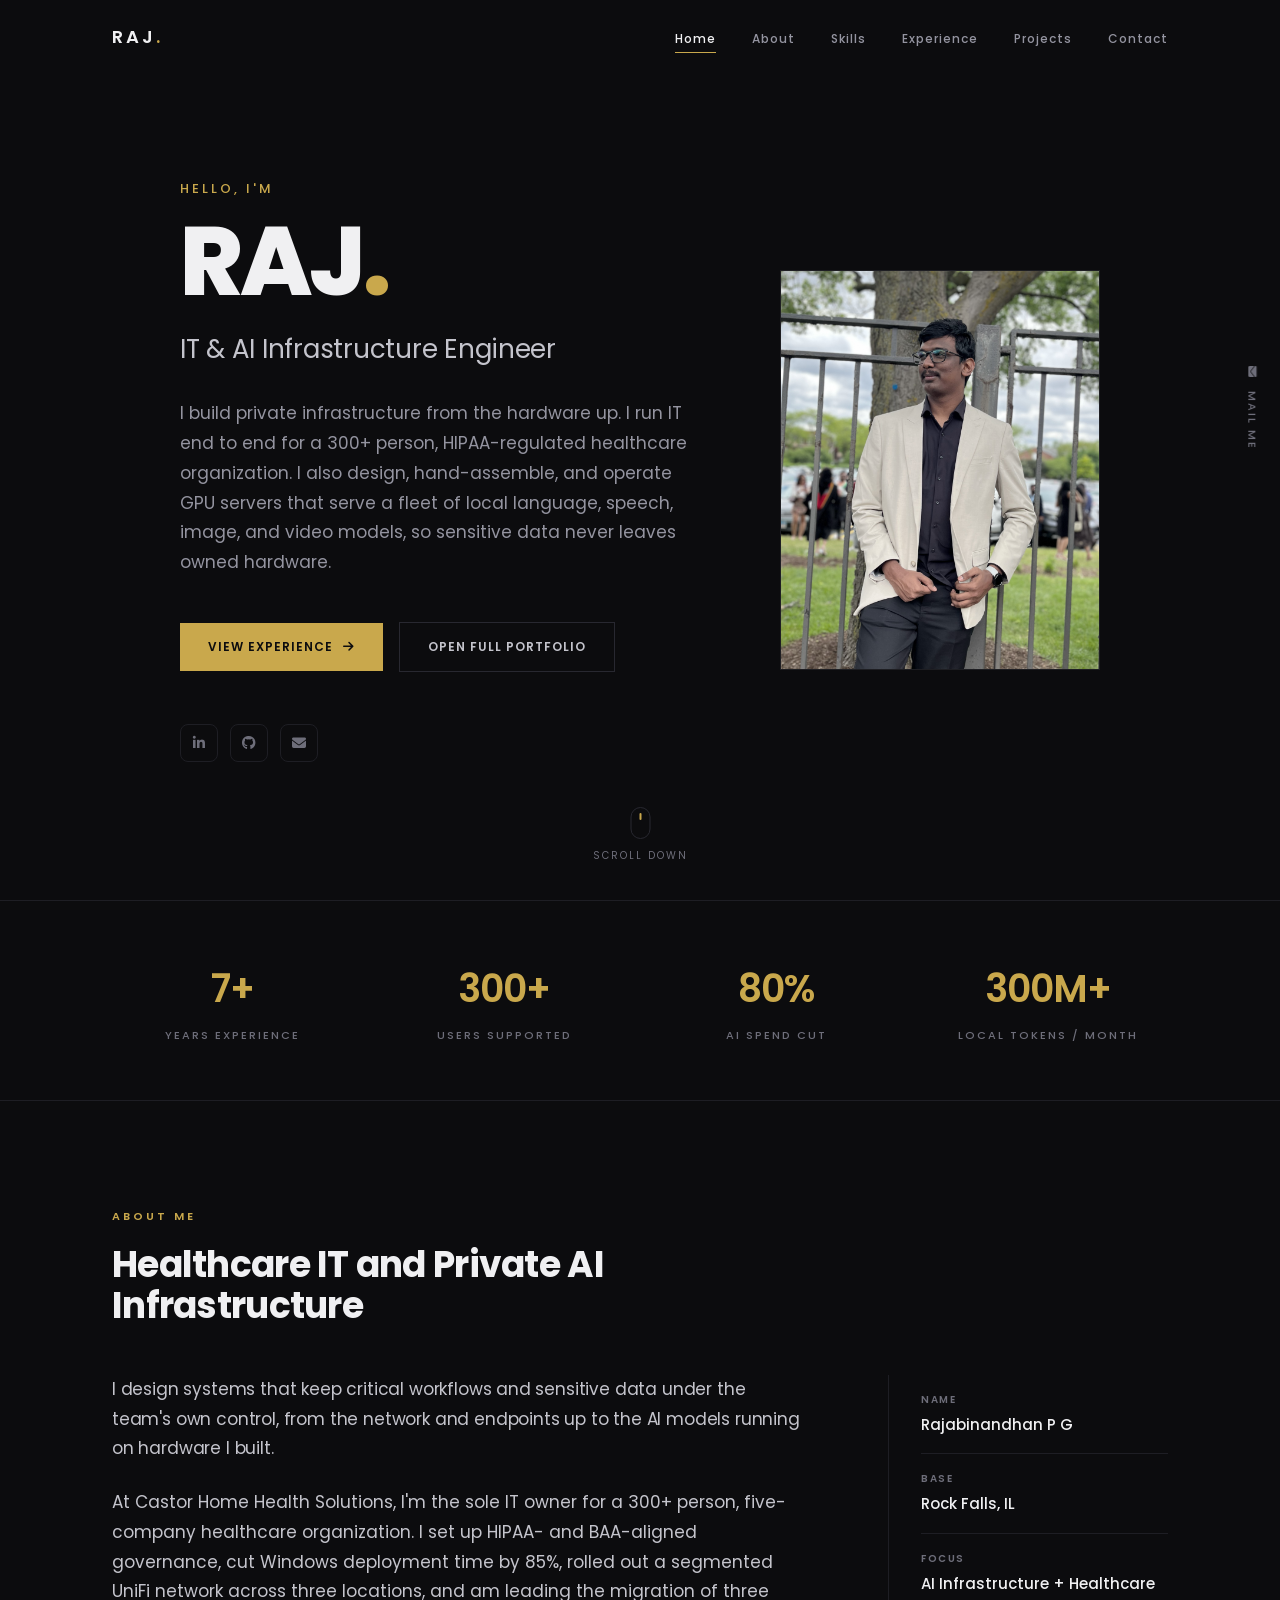
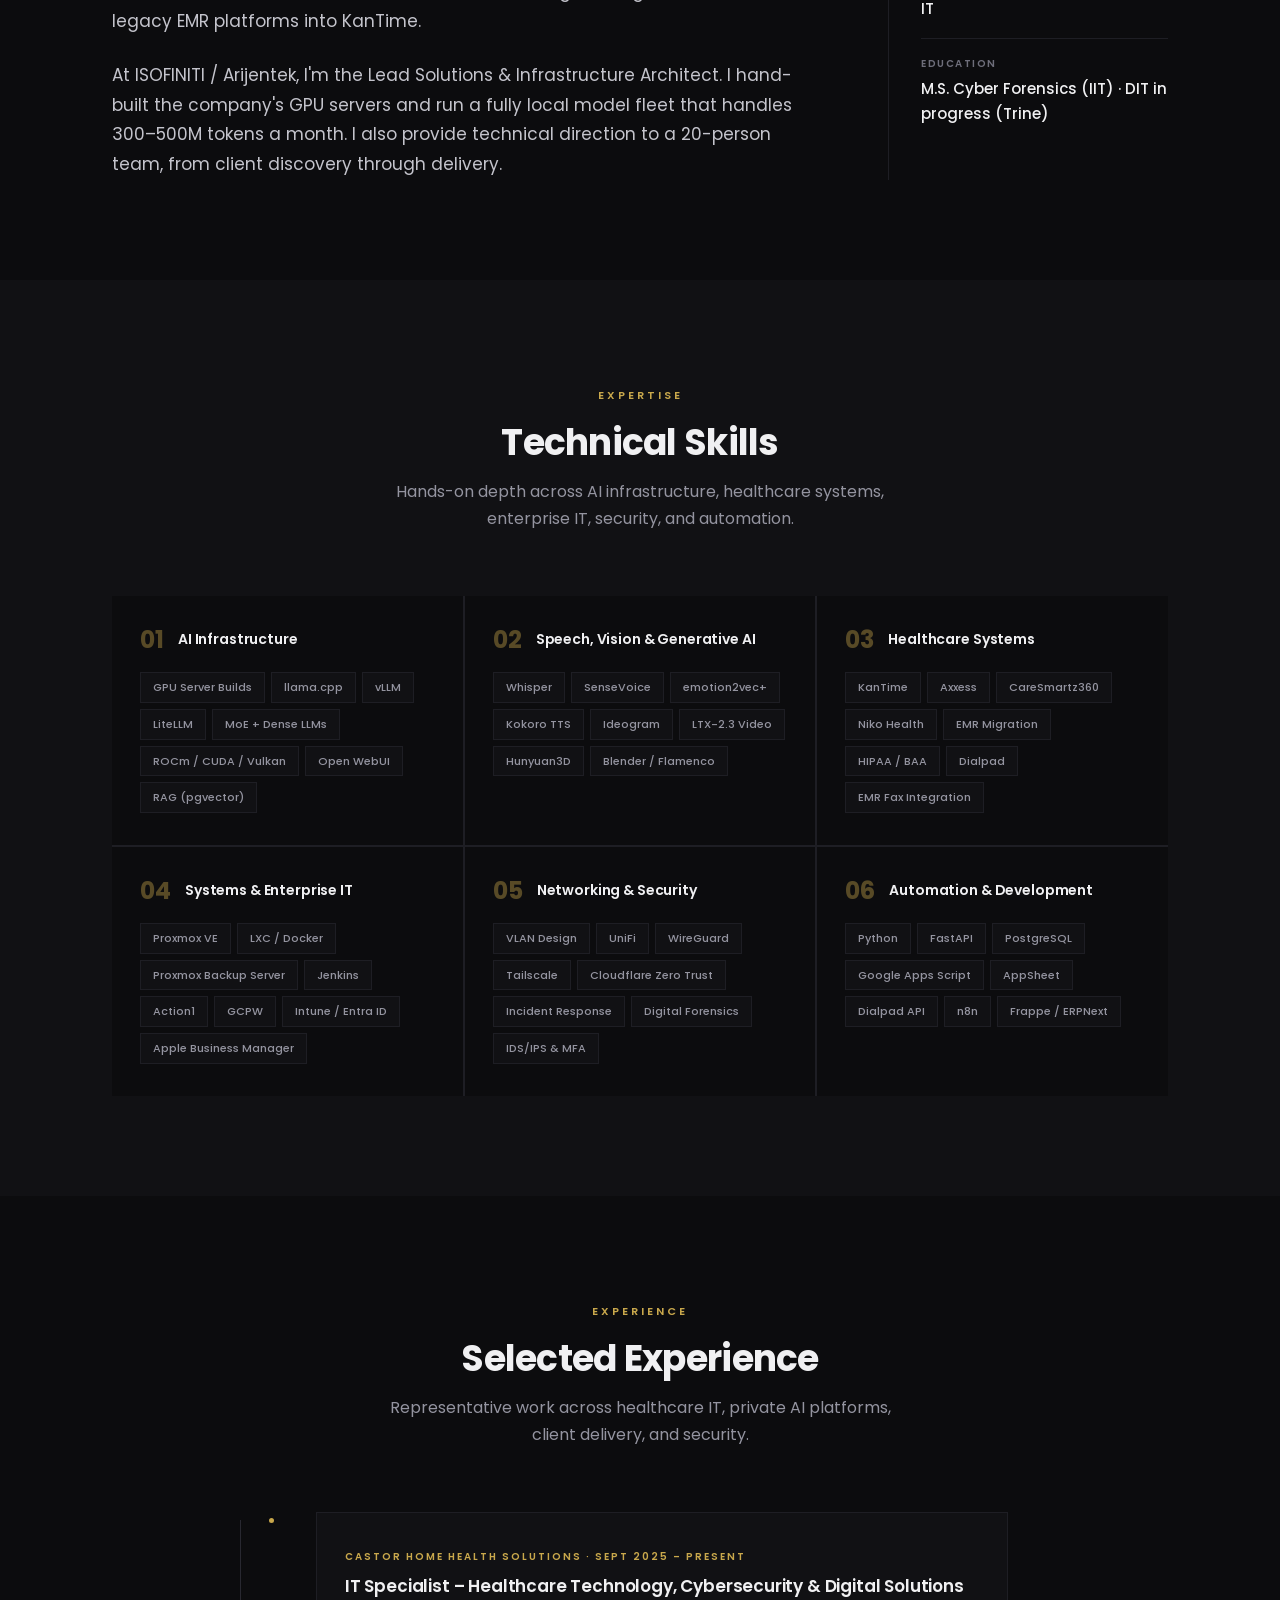
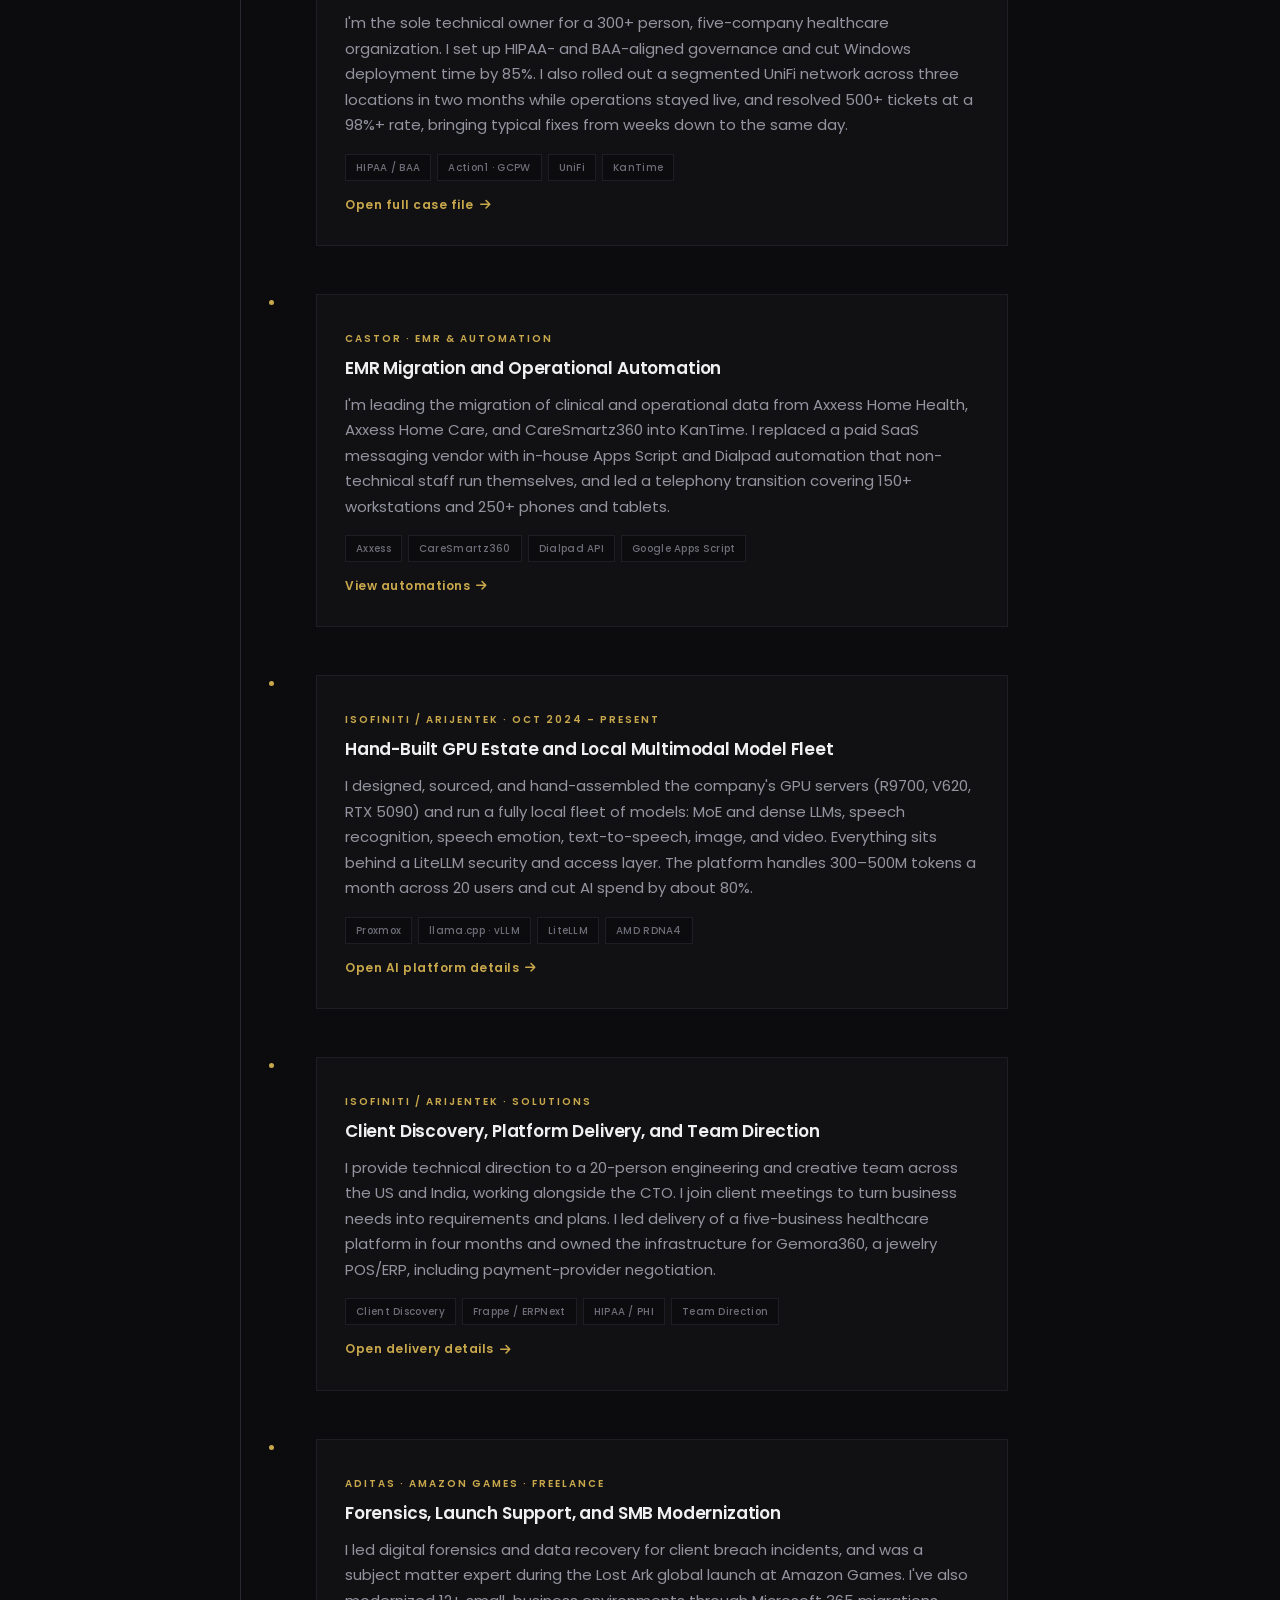
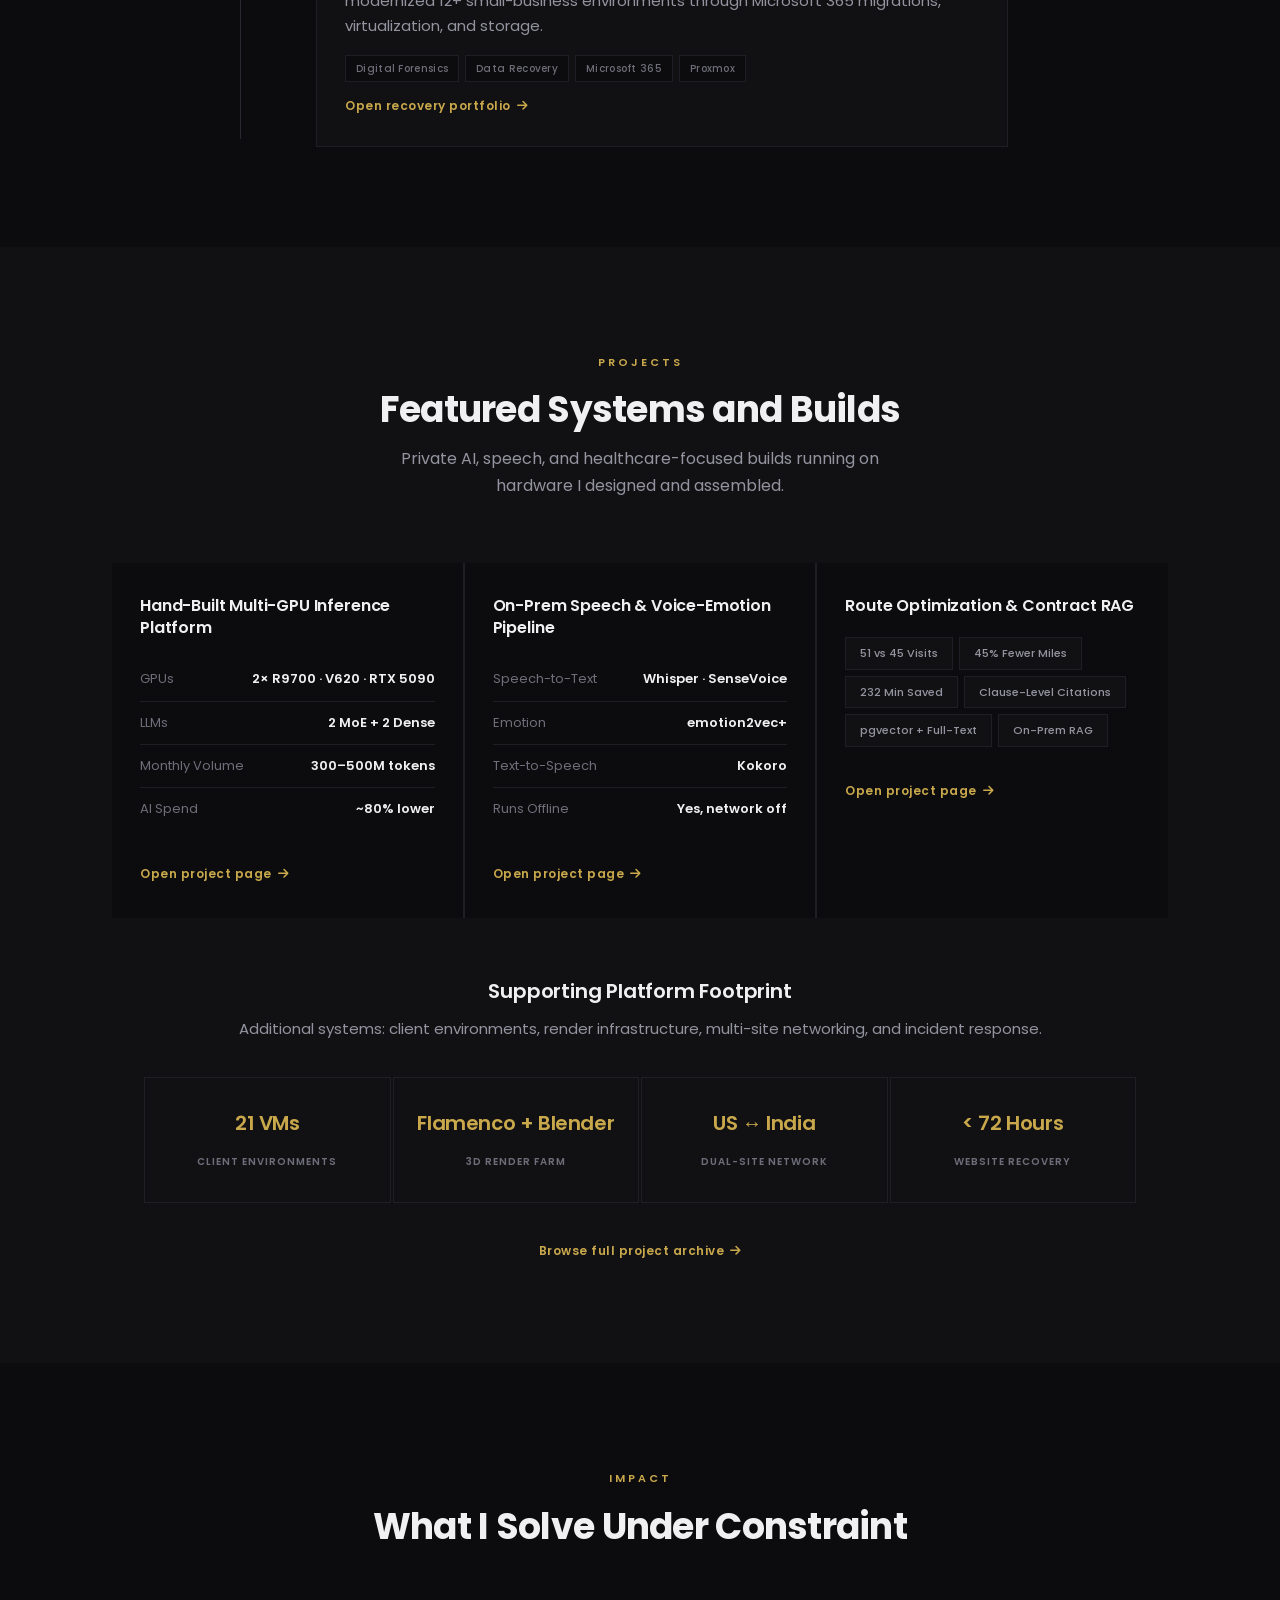
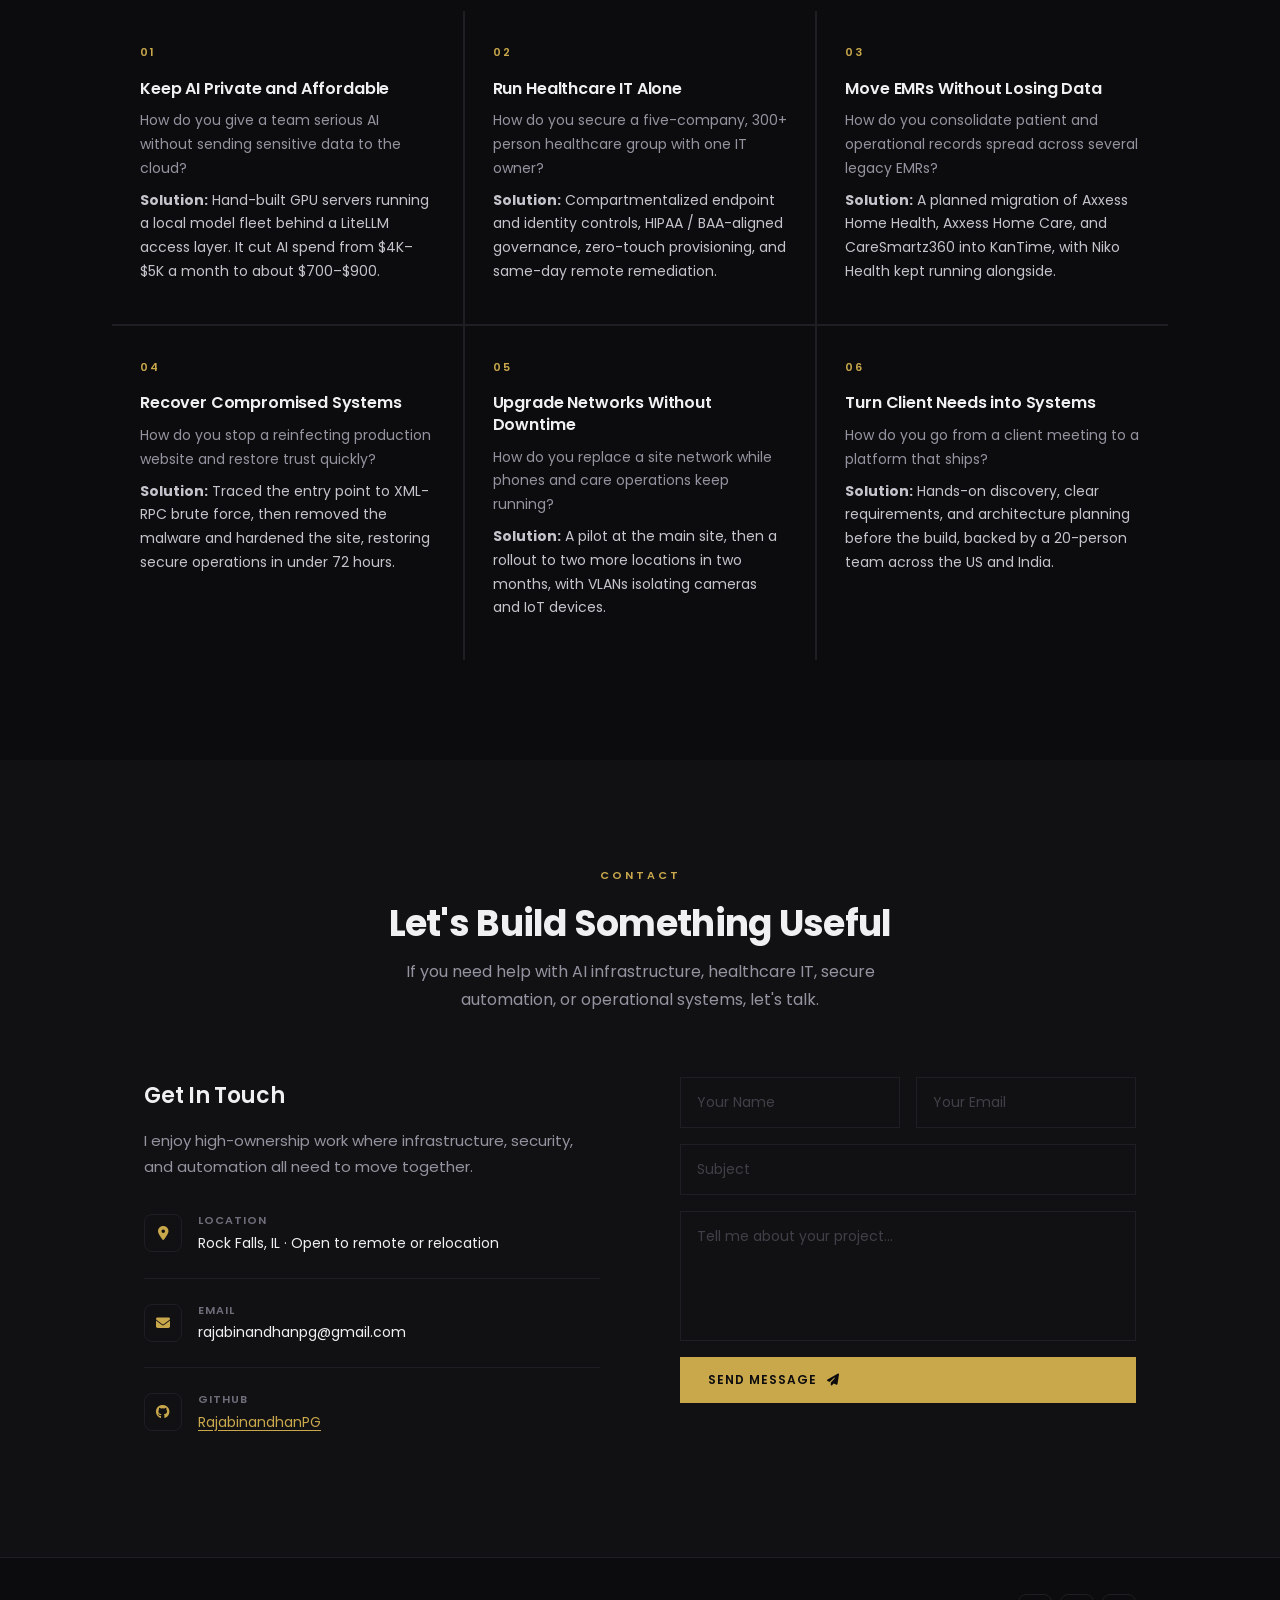
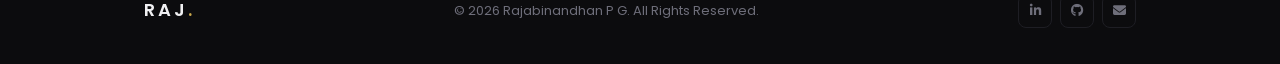
<file: index.html>
<!DOCTYPE html>
<html lang="en">

<head>
  <meta charset="UTF-8">
  <meta name="viewport" content="width=device-width, initial-scale=1.0">
  <title>Rajabinandhan P G | IT & AI Infrastructure Engineer</title>
  <meta name="description" content="IT and AI infrastructure engineer: healthcare IT under HIPAA, hand-built GPU servers, and a private fleet of local LLM, speech, image, and video models.">
  <link rel="stylesheet" href="style.css">
  <link rel="stylesheet" href="https://cdnjs.cloudflare.com/ajax/libs/font-awesome/6.5.0/css/all.min.css">
  <link href="https://fonts.googleapis.com/css2?family=Poppins:wght@300;400;500;600;700;800;900&display=swap"
    rel="stylesheet">
</head>

<body>

  <nav class="navbar" id="navbar">
    <div class="container nav-container">
      <a href="#home" class="logo">RAJ<span>.</span></a>
      <ul class="nav-links" id="navLinks">
        <li><a href="#home" class="active">Home</a></li>
        <li><a href="#about">About</a></li>
        <li><a href="#skills">Skills</a></li>
        <li><a href="#experience">Experience</a></li>
        <li><a href="#projects">Projects</a></li>
        <li><a href="#contact">Contact</a></li>
      </ul>
      <div class="hamburger" id="hamburger">
        <span></span>
        <span></span>
        <span></span>
      </div>
    </div>
  </nav>

  <section class="hero" id="home">
    <div class="container hero-container">
      <div class="hero-content">
        <span class="hero-greeting" data-reveal-delay="0">Hello, I'm</span>
        <h1 data-reveal-delay="100">RAJ<span>.</span></h1>
        <h2 class="hero-title" data-reveal-delay="200">IT & AI Infrastructure Engineer</h2>
        <p data-reveal-delay="300">I build private infrastructure from the hardware up. I run IT end to end for a
          300+ person, HIPAA-regulated healthcare organization. I also design, hand-assemble, and operate GPU servers
          that serve a fleet of local language, speech, image, and video models, so sensitive data never leaves owned
          hardware.</p>
        <div class="hero-buttons" data-reveal-delay="400">
          <a href="#experience" class="btn btn-primary">VIEW EXPERIENCE <i class="fas fa-arrow-right"></i></a>
          <a href="projects.html" class="btn btn-secondary">OPEN FULL PORTFOLIO</a>
        </div>
        <div class="hero-social" data-reveal-delay="500">
          <a href="https://www.linkedin.com/in/raj-abinandhanpg/" class="social-link" target="_blank"><i
              class="fab fa-linkedin-in"></i></a>
          <a href="https://github.com/RajabinandhanPG" class="social-link" target="_blank"><i
              class="fab fa-github"></i></a>
          <a href="mailto:rajabinandhanpg@gmail.com" class="social-link"><i class="fas fa-envelope"></i></a>
        </div>
      </div>
      <div class="hero-image">
        <div class="image-wrapper">
          <img src="IMG_8828.png" alt="Rajabinandhan P G portrait">
        </div>
      </div>
    </div>

    <a href="mailto:rajabinandhanpg@gmail.com" class="email-btn">
      <i class="fas fa-envelope"></i>
      <span>mail me</span>
    </a>

    <div class="scroll-indicator">
      <div class="mouse">
        <div class="wheel"></div>
      </div>
      <span>Scroll Down</span>
    </div>
  </section>

  <section class="stats-bar">
    <div class="stats-container">
      <div class="stat-item" data-reveal-delay="0">
        <h3><span class="counter" data-target="7">7</span>+</h3>
        <p>Years Experience</p>
      </div>
      <div class="stat-item" data-reveal-delay="100">
        <h3><span class="counter" data-target="300">300</span>+</h3>
        <p>Users Supported</p>
      </div>
      <div class="stat-item" data-reveal-delay="200">
        <h3><span class="counter" data-target="80">80</span>%</h3>
        <p>AI Spend Cut</p>
      </div>
      <div class="stat-item" data-reveal-delay="300">
        <h3><span class="counter" data-target="300">300</span>M+</h3>
        <p>Local Tokens / Month</p>
      </div>
    </div>
  </section>

  <section class="about-section" id="about">
    <div class="container">
      <div class="section-header" style="text-align:left; margin-bottom: 48px;">
        <span class="label">About Me</span>
        <h2 style="max-width:640px;">Healthcare IT and Private AI Infrastructure</h2>
      </div>
      <div class="about-layout">
        <div class="about-narrative">
          <p class="about-lead">I design systems that keep critical workflows and sensitive data under the team's own control, from the network and endpoints up to the AI models running on hardware I built.</p>
          <p>At Castor Home Health Solutions, I'm the sole IT owner for a 300+ person, five-company healthcare organization. I set up HIPAA- and BAA-aligned governance, cut Windows deployment time by 85%, rolled out a segmented UniFi network across three locations, and am leading the migration of three legacy EMR platforms into KanTime.</p>
          <p>At ISOFINITI / Arijentek, I'm the Lead Solutions & Infrastructure Architect. I hand-built the company's GPU servers and run a fully local model fleet that handles 300–500M tokens a month. I also provide technical direction to a 20-person team, from client discovery through delivery.</p>
        </div>
        <div class="about-sidebar">
          <div class="sidebar-item">
            <span class="sidebar-label">Name</span>
            <span class="sidebar-value">Rajabinandhan P G</span>
          </div>
          <div class="sidebar-item">
            <span class="sidebar-label">Base</span>
            <span class="sidebar-value">Rock Falls, IL</span>
          </div>
          <div class="sidebar-item">
            <span class="sidebar-label">Focus</span>
            <span class="sidebar-value">AI Infrastructure + Healthcare IT</span>
          </div>
          <div class="sidebar-item">
            <span class="sidebar-label">Education</span>
            <span class="sidebar-value">M.S. Cyber Forensics (IIT) · DIT in progress (Trine)</span>
          </div>
        </div>
      </div>
    </div>
  </section>

  <section class="skills-section" id="skills">
    <div class="container">
      <div class="section-header">
        <span class="label">Expertise</span>
        <h2>Technical Skills</h2>
        <p>Hands-on depth across AI infrastructure, healthcare systems, enterprise IT, security, and automation.</p>
      </div>
      <div class="skills-grid">
        <div class="skill-category">
          <div class="skill-category-header">
            <span class="skill-number">01</span>
            <h3>AI Infrastructure</h3>
          </div>
          <div class="skill-tags">
            <span class="skill-tag">GPU Server Builds</span>
            <span class="skill-tag">llama.cpp</span>
            <span class="skill-tag">vLLM</span>
            <span class="skill-tag">LiteLLM</span>
            <span class="skill-tag">MoE + Dense LLMs</span>
            <span class="skill-tag">ROCm / CUDA / Vulkan</span>
            <span class="skill-tag">Open WebUI</span>
            <span class="skill-tag">RAG (pgvector)</span>
          </div>
        </div>
        <div class="skill-category">
          <div class="skill-category-header">
            <span class="skill-number">02</span>
            <h3>Speech, Vision & Generative AI</h3>
          </div>
          <div class="skill-tags">
            <span class="skill-tag">Whisper</span>
            <span class="skill-tag">SenseVoice</span>
            <span class="skill-tag">emotion2vec+</span>
            <span class="skill-tag">Kokoro TTS</span>
            <span class="skill-tag">Ideogram</span>
            <span class="skill-tag">LTX-2.3 Video</span>
            <span class="skill-tag">Hunyuan3D</span>
            <span class="skill-tag">Blender / Flamenco</span>
          </div>
        </div>
        <div class="skill-category">
          <div class="skill-category-header">
            <span class="skill-number">03</span>
            <h3>Healthcare Systems</h3>
          </div>
          <div class="skill-tags">
            <span class="skill-tag">KanTime</span>
            <span class="skill-tag">Axxess</span>
            <span class="skill-tag">CareSmartz360</span>
            <span class="skill-tag">Niko Health</span>
            <span class="skill-tag">EMR Migration</span>
            <span class="skill-tag">HIPAA / BAA</span>
            <span class="skill-tag">Dialpad</span>
            <span class="skill-tag">EMR Fax Integration</span>
          </div>
        </div>
        <div class="skill-category">
          <div class="skill-category-header">
            <span class="skill-number">04</span>
            <h3>Systems & Enterprise IT</h3>
          </div>
          <div class="skill-tags">
            <span class="skill-tag">Proxmox VE</span>
            <span class="skill-tag">LXC / Docker</span>
            <span class="skill-tag">Proxmox Backup Server</span>
            <span class="skill-tag">Jenkins</span>
            <span class="skill-tag">Action1</span>
            <span class="skill-tag">GCPW</span>
            <span class="skill-tag">Intune / Entra ID</span>
            <span class="skill-tag">Apple Business Manager</span>
          </div>
        </div>
        <div class="skill-category">
          <div class="skill-category-header">
            <span class="skill-number">05</span>
            <h3>Networking & Security</h3>
          </div>
          <div class="skill-tags">
            <span class="skill-tag">VLAN Design</span>
            <span class="skill-tag">UniFi</span>
            <span class="skill-tag">WireGuard</span>
            <span class="skill-tag">Tailscale</span>
            <span class="skill-tag">Cloudflare Zero Trust</span>
            <span class="skill-tag">Incident Response</span>
            <span class="skill-tag">Digital Forensics</span>
            <span class="skill-tag">IDS/IPS & MFA</span>
          </div>
        </div>
        <div class="skill-category">
          <div class="skill-category-header">
            <span class="skill-number">06</span>
            <h3>Automation & Development</h3>
          </div>
          <div class="skill-tags">
            <span class="skill-tag">Python</span>
            <span class="skill-tag">FastAPI</span>
            <span class="skill-tag">PostgreSQL</span>
            <span class="skill-tag">Google Apps Script</span>
            <span class="skill-tag">AppSheet</span>
            <span class="skill-tag">Dialpad API</span>
            <span class="skill-tag">n8n</span>
            <span class="skill-tag">Frappe / ERPNext</span>
          </div>
        </div>
      </div>
    </div>
  </section>

  <section class="experience-section" id="experience">
    <div class="container">
      <div class="section-header">
        <span class="label">Experience</span>
        <h2>Selected Experience</h2>
        <p>Representative work across healthcare IT, private AI platforms, client delivery, and security.</p>
      </div>
      <div class="timeline">
        <div class="timeline-item">
          <div class="timeline-marker">
            <div class="timeline-dot"></div>
          </div>
          <div class="timeline-content">
            <span class="timeline-tag">Castor Home Health Solutions · Sept 2025 – Present</span>
            <h3>IT Specialist – Healthcare Technology, Cybersecurity & Digital Solutions</h3>
            <p>I'm the sole technical owner for a 300+ person, five-company healthcare organization. I set up HIPAA- and BAA-aligned governance and cut Windows deployment time by 85%. I also rolled out a segmented UniFi network across three locations in two months while operations stayed live, and resolved 500+ tickets at a 98%+ rate, bringing typical fixes from weeks down to the same day.</p>
            <div class="timeline-tech">
              <span>HIPAA / BAA</span>
              <span>Action1 · GCPW</span>
              <span>UniFi</span>
              <span>KanTime</span>
            </div>
            <a href="castor.html" class="detail-link">Open full case file <i class="fas fa-arrow-right"></i></a>
          </div>
        </div>
        <div class="timeline-item">
          <div class="timeline-marker">
            <div class="timeline-dot"></div>
          </div>
          <div class="timeline-content">
            <span class="timeline-tag">Castor · EMR & Automation</span>
            <h3>EMR Migration and Operational Automation</h3>
            <p>I'm leading the migration of clinical and operational data from Axxess Home Health, Axxess Home Care, and CareSmartz360 into KanTime. I replaced a paid SaaS messaging vendor with in-house Apps Script and Dialpad automation that non-technical staff run themselves, and led a telephony transition covering 150+ workstations and 250+ phones and tablets.</p>
            <div class="timeline-tech">
              <span>Axxess</span>
              <span>CareSmartz360</span>
              <span>Dialpad API</span>
              <span>Google Apps Script</span>
            </div>
            <a href="castor.html#automation" class="detail-link">View automations <i class="fas fa-arrow-right"></i></a>
          </div>
        </div>
        <div class="timeline-item">
          <div class="timeline-marker">
            <div class="timeline-dot"></div>
          </div>
          <div class="timeline-content">
            <span class="timeline-tag">ISOFINITI / Arijentek · Oct 2024 – Present</span>
            <h3>Hand-Built GPU Estate and Local Multimodal Model Fleet</h3>
            <p>I designed, sourced, and hand-assembled the company's GPU servers (R9700, V620, RTX 5090) and run a fully local fleet of models: MoE and dense LLMs, speech recognition, speech emotion, text-to-speech, image, and video. Everything sits behind a LiteLLM security and access layer. The platform handles 300–500M tokens a month across 20 users and cut AI spend by about 80%.</p>
            <div class="timeline-tech">
              <span>Proxmox</span>
              <span>llama.cpp · vLLM</span>
              <span>LiteLLM</span>
              <span>AMD RDNA4</span>
            </div>
            <a href="arijentek.html#llm-platform" class="detail-link">Open AI platform details <i class="fas fa-arrow-right"></i></a>
          </div>
        </div>
        <div class="timeline-item">
          <div class="timeline-marker">
            <div class="timeline-dot"></div>
          </div>
          <div class="timeline-content">
            <span class="timeline-tag">ISOFINITI / Arijentek · Solutions</span>
            <h3>Client Discovery, Platform Delivery, and Team Direction</h3>
            <p>I provide technical direction to a 20-person engineering and creative team across the US and India, working alongside the CTO. I join client meetings to turn business needs into requirements and plans. I led delivery of a five-business healthcare platform in four months and owned the infrastructure for Gemora360, a jewelry POS/ERP, including payment-provider negotiation.</p>
            <div class="timeline-tech">
              <span>Client Discovery</span>
              <span>Frappe / ERPNext</span>
              <span>HIPAA / PHI</span>
              <span>Team Direction</span>
            </div>
            <a href="arijentek.html#delivery" class="detail-link">Open delivery details <i class="fas fa-arrow-right"></i></a>
          </div>
        </div>
        <div class="timeline-item">
          <div class="timeline-marker">
            <div class="timeline-dot"></div>
          </div>
          <div class="timeline-content">
            <span class="timeline-tag">Aditas · Amazon Games · Freelance</span>
            <h3>Forensics, Launch Support, and SMB Modernization</h3>
            <p>I led digital forensics and data recovery for client breach incidents, and was a subject matter expert during the Lost Ark global launch at Amazon Games. I've also modernized 12+ small-business environments through Microsoft 365 migrations, virtualization, and storage.</p>
            <div class="timeline-tech">
              <span>Digital Forensics</span>
              <span>Data Recovery</span>
              <span>Microsoft 365</span>
              <span>Proxmox</span>
            </div>
            <a href="recovery.html" class="detail-link">Open recovery portfolio <i class="fas fa-arrow-right"></i></a>
          </div>
        </div>
      </div>
    </div>
  </section>

  <section class="ai-section" id="projects">
    <div class="container">
      <div class="section-header">
        <span class="label">Projects</span>
        <h2>Featured Systems and Builds</h2>
        <p>Private AI, speech, and healthcare-focused builds running on hardware I designed and assembled.</p>
      </div>
      <div class="ai-grid">
        <div class="ai-card">
          <h3>Hand-Built Multi-GPU Inference Platform</h3>
          <div class="ai-specs">
            <div class="spec-row">
              <span class="spec-label">GPUs</span>
              <span class="spec-value">2× R9700 · V620 · RTX 5090</span>
            </div>
            <div class="spec-row">
              <span class="spec-label">LLMs</span>
              <span class="spec-value">2 MoE + 2 Dense</span>
            </div>
            <div class="spec-row">
              <span class="spec-label">Monthly Volume</span>
              <span class="spec-value">300–500M tokens</span>
            </div>
            <div class="spec-row">
              <span class="spec-label">AI Spend</span>
              <span class="spec-value">~80% lower</span>
            </div>
          </div>
          <div class="project-card-actions">
            <a href="projects.html#llm-cluster" class="detail-link">Open project page <i class="fas fa-arrow-right"></i></a>
          </div>
        </div>
        <div class="ai-card">
          <h3>On-Prem Speech & Voice-Emotion Pipeline</h3>
          <div class="ai-specs">
            <div class="spec-row">
              <span class="spec-label">Speech-to-Text</span>
              <span class="spec-value">Whisper · SenseVoice</span>
            </div>
            <div class="spec-row">
              <span class="spec-label">Emotion</span>
              <span class="spec-value">emotion2vec+</span>
            </div>
            <div class="spec-row">
              <span class="spec-label">Text-to-Speech</span>
              <span class="spec-value">Kokoro</span>
            </div>
            <div class="spec-row">
              <span class="spec-label">Runs Offline</span>
              <span class="spec-value">Yes, network off</span>
            </div>
          </div>
          <div class="project-card-actions">
            <a href="projects.html#voice-pipeline" class="detail-link">Open project page <i class="fas fa-arrow-right"></i></a>
          </div>
        </div>
        <div class="ai-card">
          <h3>Route Optimization & Contract RAG</h3>
          <div class="ai-capabilities">
            <span class="ai-cap">51 vs 45 Visits</span>
            <span class="ai-cap">45% Fewer Miles</span>
            <span class="ai-cap">232 Min Saved</span>
            <span class="ai-cap">Clause-Level Citations</span>
            <span class="ai-cap">pgvector + Full-Text</span>
            <span class="ai-cap">On-Prem RAG</span>
          </div>
          <div class="project-card-actions">
            <a href="projects.html#route-rag" class="detail-link">Open project page <i class="fas fa-arrow-right"></i></a>
          </div>
        </div>
      </div>

      <div class="rendering-section">
        <div class="rendering-header">
          <h3>Supporting Platform Footprint</h3>
          <p>Additional systems: client environments, render infrastructure, multi-site networking, and incident response.</p>
        </div>
        <div class="rendering-grid">
          <div class="render-stat">
            <span class="render-stat-value">21 VMs</span>
            <span class="render-stat-label">Client Environments</span>
          </div>
          <div class="render-stat">
            <span class="render-stat-value">Flamenco + Blender</span>
            <span class="render-stat-label">3D Render Farm</span>
          </div>
          <div class="render-stat">
            <span class="render-stat-value">US ↔ India</span>
            <span class="render-stat-label">Dual-Site Network</span>
          </div>
          <div class="render-stat">
            <span class="render-stat-value">&lt; 72 Hours</span>
            <span class="render-stat-label">Website Recovery</span>
          </div>
        </div>
        <div class="project-card-actions" style="text-align:center; margin-top: 24px;">
          <a href="projects.html" class="detail-link">Browse full project archive <i class="fas fa-arrow-right"></i></a>
        </div>
      </div>
    </div>
  </section>

  <section class="problems-section" id="impact">
    <div class="container">
      <div class="section-header">
        <span class="label">Impact</span>
        <h2>What I Solve Under Constraint</h2>
      </div>
      <div class="problems-grid">
        <div class="problem-card">
          <div class="problem-number">01</div>
          <h3>Keep AI Private and Affordable</h3>
          <p>How do you give a team serious AI without sending sensitive data to the cloud?</p>
          <p class="solution"><strong>Solution:</strong> Hand-built GPU servers running a local model fleet behind a LiteLLM access layer. It cut AI spend from $4K–$5K a month to about $700–$900.</p>
        </div>
        <div class="problem-card">
          <div class="problem-number">02</div>
          <h3>Run Healthcare IT Alone</h3>
          <p>How do you secure a five-company, 300+ person healthcare group with one IT owner?</p>
          <p class="solution"><strong>Solution:</strong> Compartmentalized endpoint and identity controls, HIPAA / BAA-aligned governance, zero-touch provisioning, and same-day remote remediation.</p>
        </div>
        <div class="problem-card">
          <div class="problem-number">03</div>
          <h3>Move EMRs Without Losing Data</h3>
          <p>How do you consolidate patient and operational records spread across several legacy EMRs?</p>
          <p class="solution"><strong>Solution:</strong> A planned migration of Axxess Home Health, Axxess Home Care, and CareSmartz360 into KanTime, with Niko Health kept running alongside.</p>
        </div>
        <div class="problem-card">
          <div class="problem-number">04</div>
          <h3>Recover Compromised Systems</h3>
          <p>How do you stop a reinfecting production website and restore trust quickly?</p>
          <p class="solution"><strong>Solution:</strong> Traced the entry point to XML-RPC brute force, then removed the malware and hardened the site, restoring secure operations in under 72 hours.</p>
        </div>
        <div class="problem-card">
          <div class="problem-number">05</div>
          <h3>Upgrade Networks Without Downtime</h3>
          <p>How do you replace a site network while phones and care operations keep running?</p>
          <p class="solution"><strong>Solution:</strong> A pilot at the main site, then a rollout to two more locations in two months, with VLANs isolating cameras and IoT devices.</p>
        </div>
        <div class="problem-card">
          <div class="problem-number">06</div>
          <h3>Turn Client Needs into Systems</h3>
          <p>How do you go from a client meeting to a platform that ships?</p>
          <p class="solution"><strong>Solution:</strong> Hands-on discovery, clear requirements, and architecture planning before the build, backed by a 20-person team across the US and India.</p>
        </div>
      </div>
    </div>
  </section>

  <section class="contact-section" id="contact">
    <div class="container">
      <div class="section-header">
        <span class="label">Contact</span>
        <h2>Let's Build Something Useful</h2>
        <p>If you need help with AI infrastructure, healthcare IT, secure automation, or operational systems, let's talk.</p>
      </div>
      <div class="contact-wrapper">
        <div class="contact-info">
          <h3>Get In Touch</h3>
          <p>I enjoy high-ownership work where infrastructure, security, and automation all need to move together.</p>
          <div class="contact-detail">
            <div class="contact-detail-icon"><i class="fas fa-map-marker-alt"></i></div>
            <div class="contact-detail-text">
              <h4>Location</h4>
              <p>Rock Falls, IL · Open to remote or relocation</p>
            </div>
          </div>
          <div class="contact-detail">
            <div class="contact-detail-icon"><i class="fas fa-envelope"></i></div>
            <div class="contact-detail-text">
              <h4>Email</h4>
              <p>rajabinandhanpg@gmail.com</p>
            </div>
          </div>
          <div class="contact-detail">
            <div class="contact-detail-icon"><i class="fab fa-github"></i></div>
            <div class="contact-detail-text">
              <h4>GitHub</h4>
              <p><a href="https://github.com/RajabinandhanPG" target="_blank">RajabinandhanPG</a></p>
            </div>
          </div>
        </div>
        <form class="contact-form" onsubmit="handleSubmit(event)">
          <div class="form-row">
            <input type="text" name="name" placeholder="Your Name" required>
            <input type="email" name="email" placeholder="Your Email" required>
          </div>
          <input type="text" name="subject" placeholder="Subject">
          <textarea name="message" placeholder="Tell me about your project..." required></textarea>
          <button type="submit" class="btn btn-primary">SEND MESSAGE <i class="fas fa-paper-plane"></i></button>
        </form>
      </div>
    </div>
  </section>

  <footer class="footer">
    <div class="container">
      <div class="footer-content">
        <a href="#home" class="logo">RAJ<span>.</span></a>
        <p>&copy; 2026 Rajabinandhan P G. All Rights Reserved.</p>
        <div class="footer-social">
          <a href="https://www.linkedin.com/in/raj-abinandhanpg/" class="social-link" target="_blank"><i
              class="fab fa-linkedin-in"></i></a>
          <a href="https://github.com/RajabinandhanPG" class="social-link" target="_blank"><i
              class="fab fa-github"></i></a>
          <a href="mailto:rajabinandhanpg@gmail.com" class="social-link"><i class="fas fa-envelope"></i></a>
        </div>
      </div>
    </div>
  </footer>

  <button class="scroll-top" id="scrollTop"><i class="fas fa-arrow-up"></i></button>

  <script src="script.js"></script>
</body>

</html>
</file>
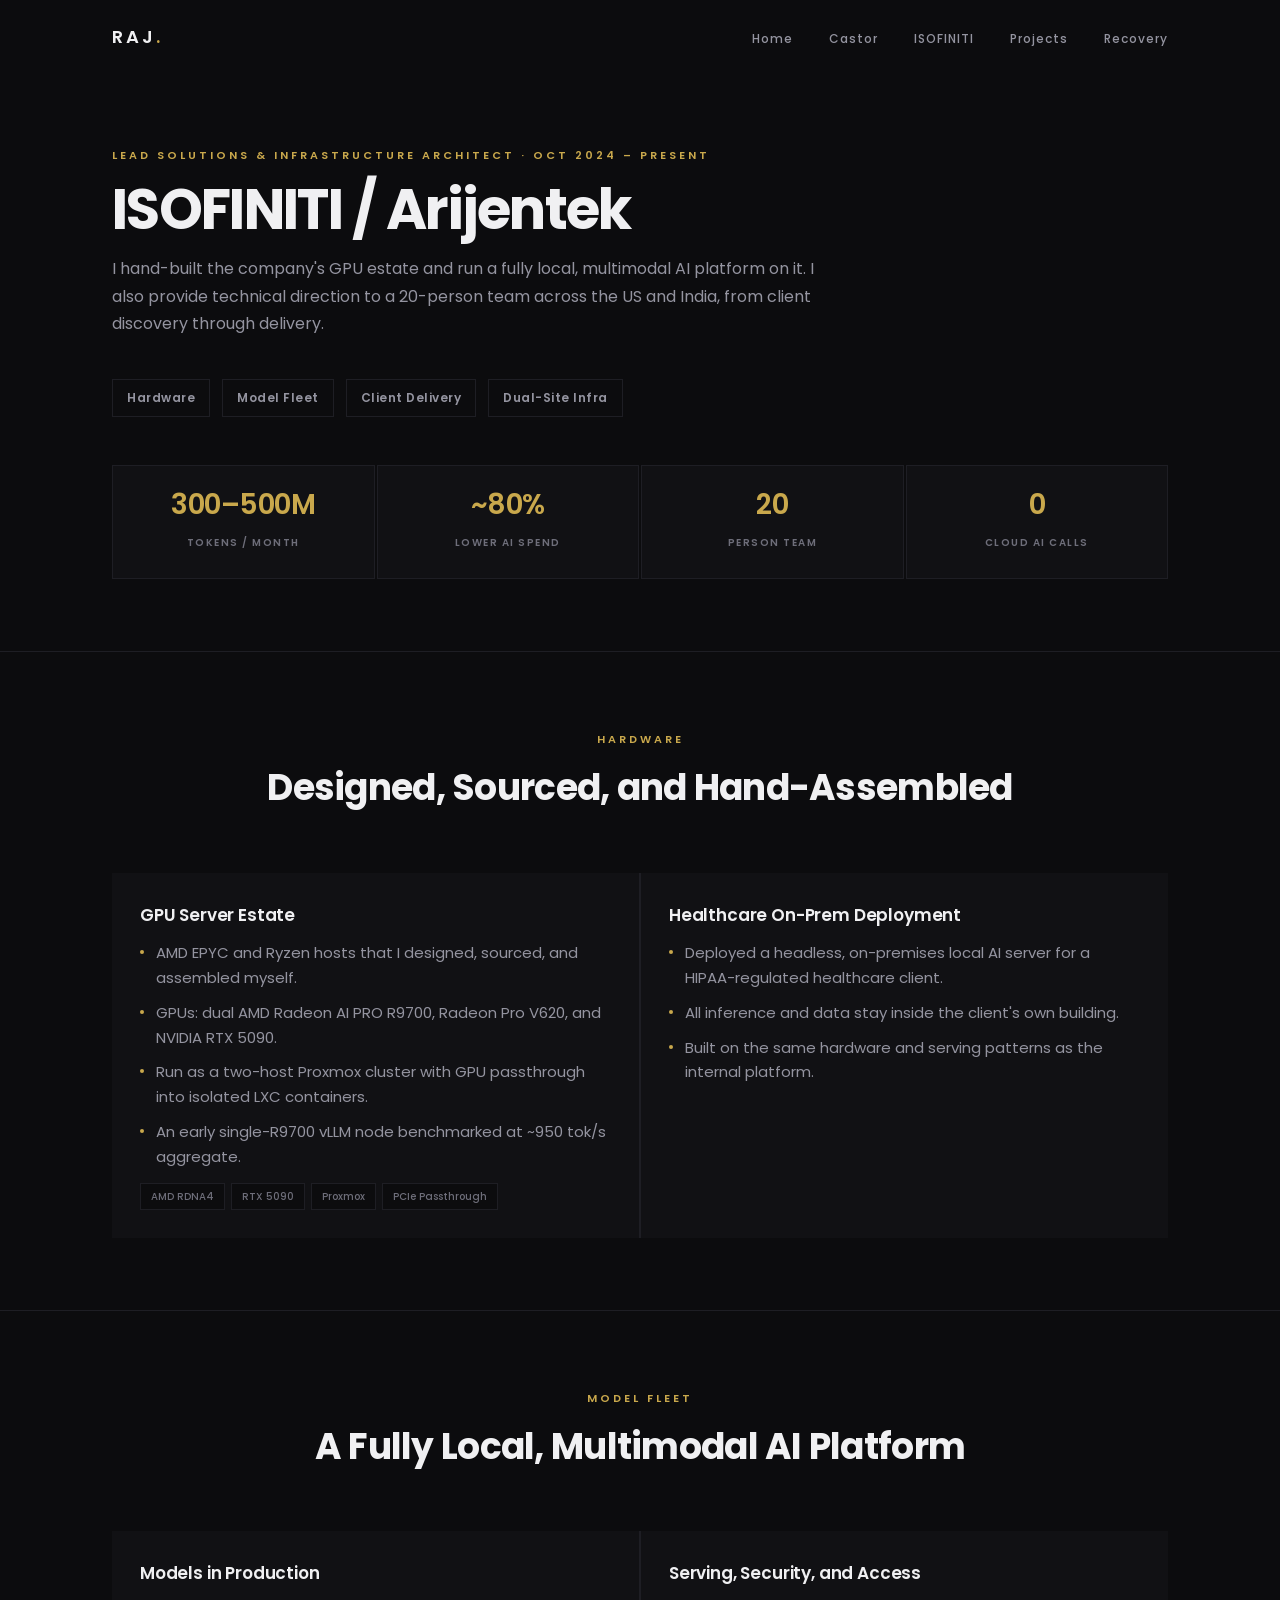
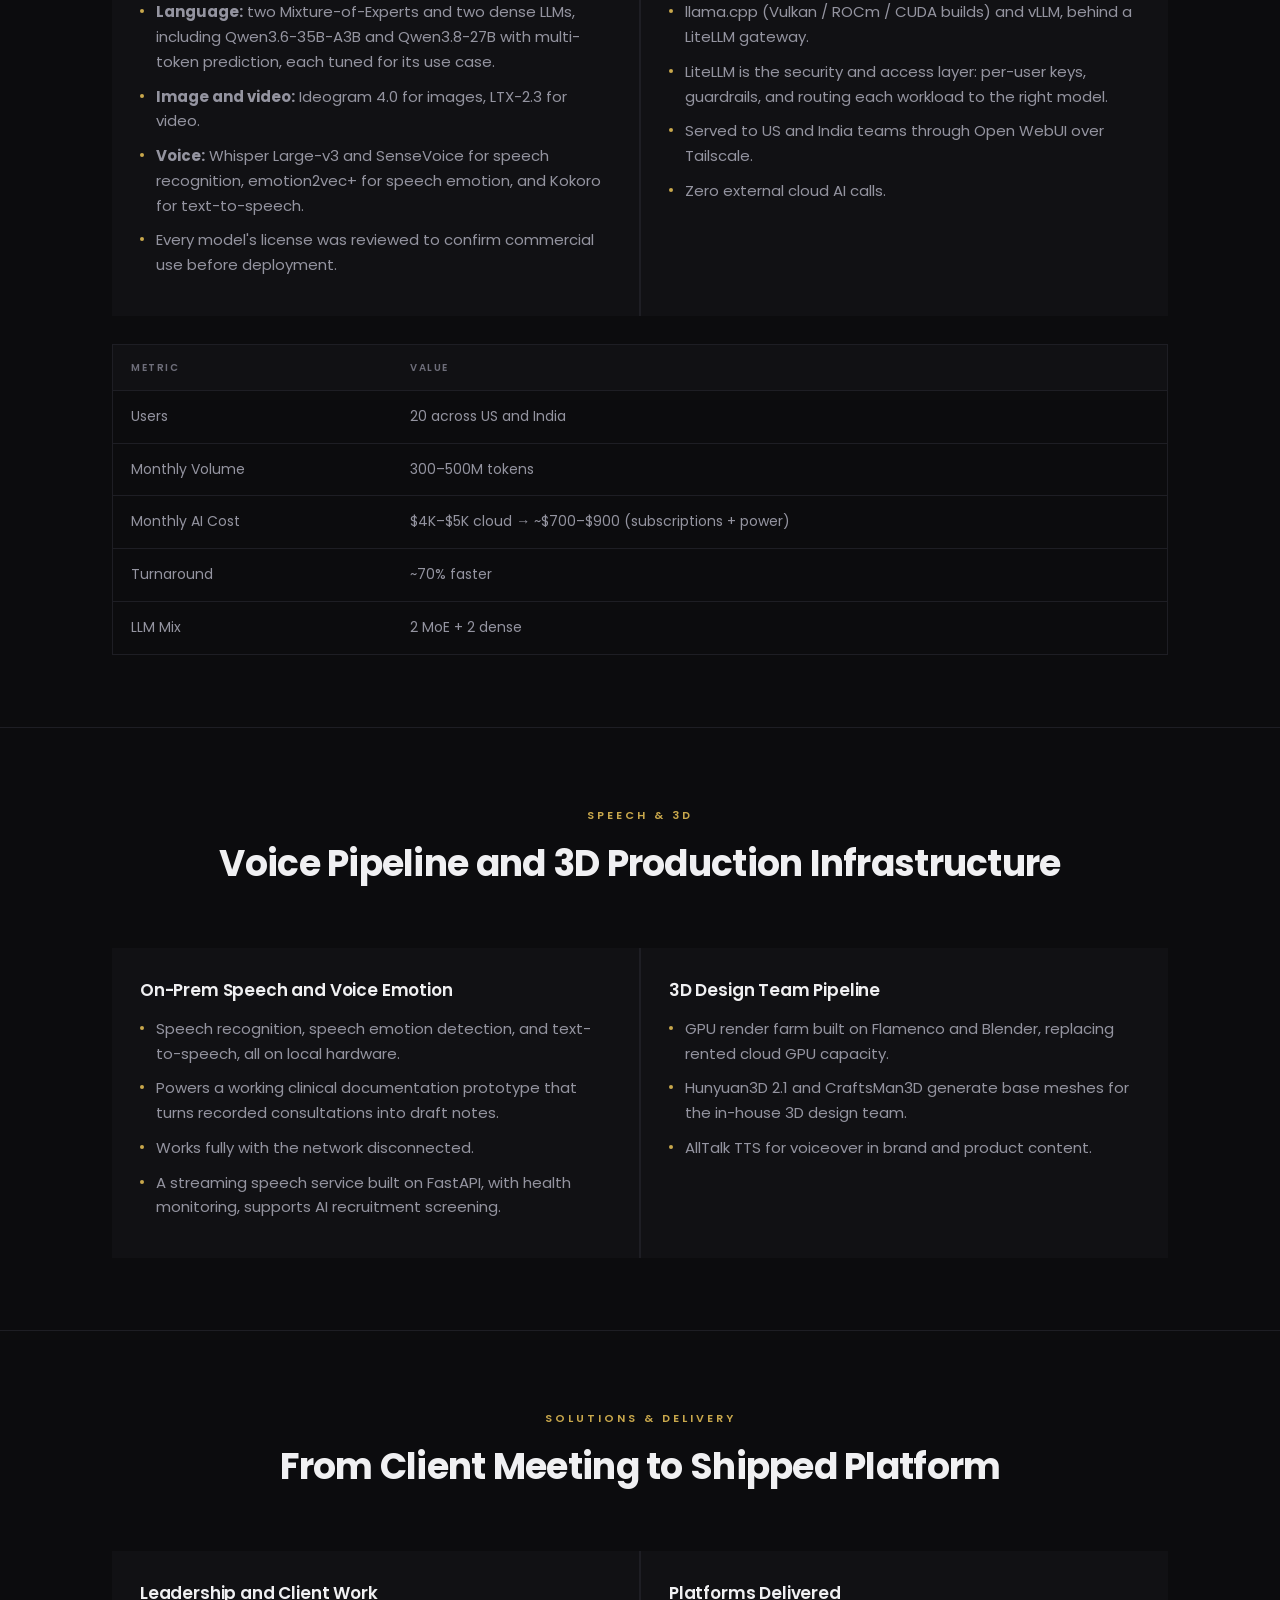
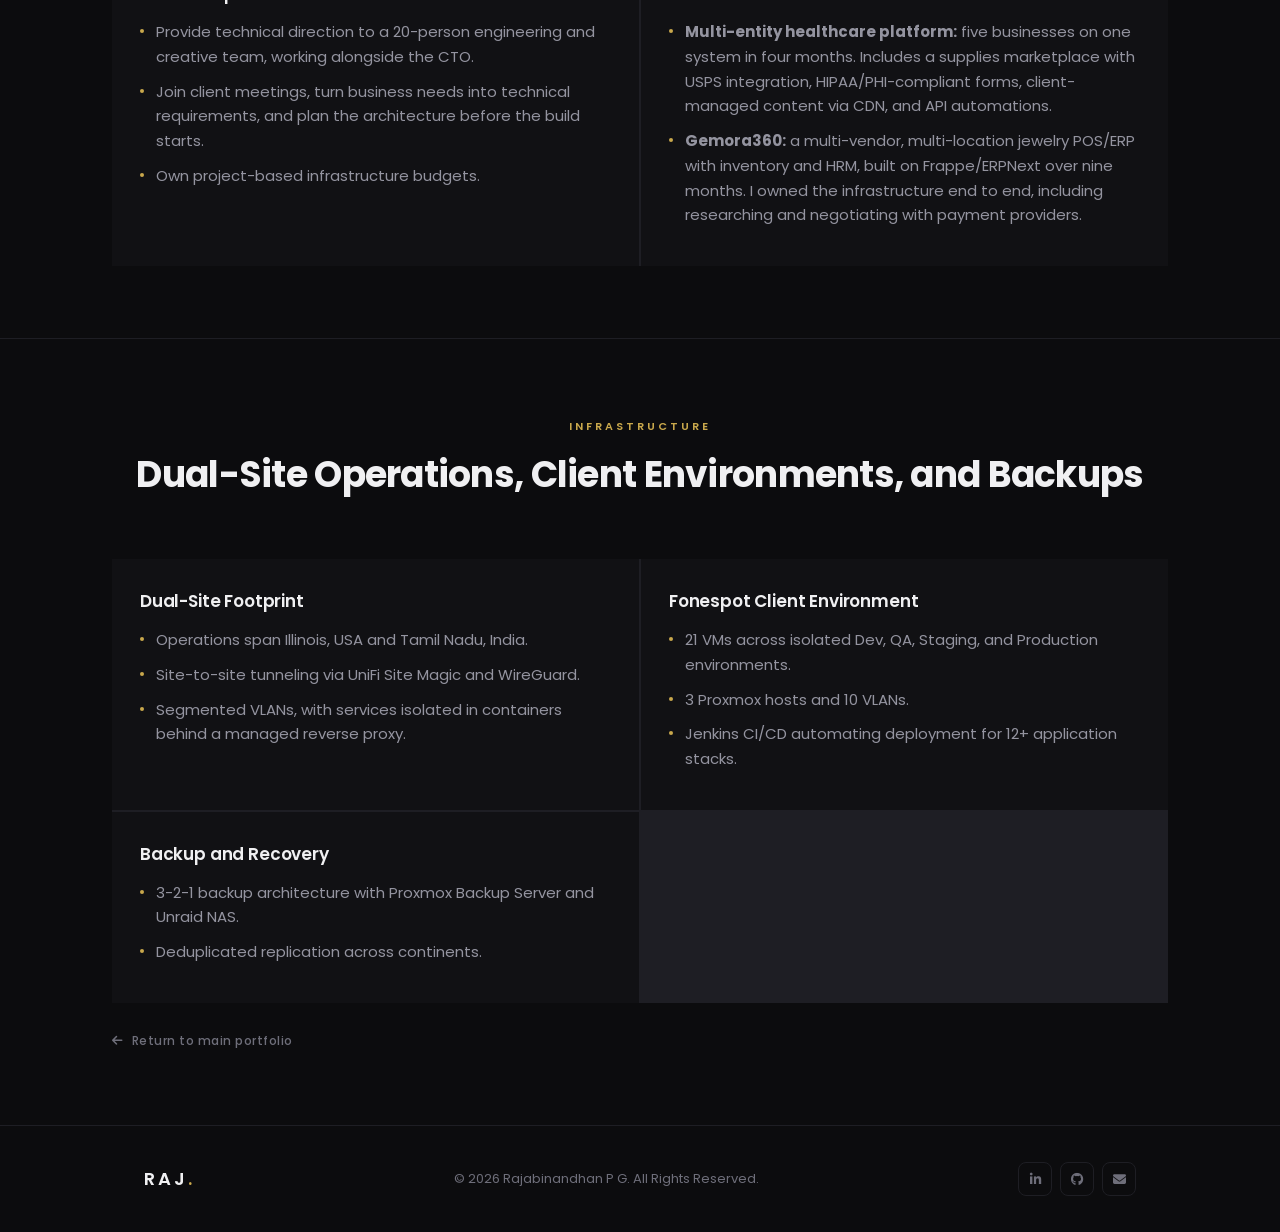
<file: arijentek.html>
<!DOCTYPE html>
<html lang="en">

<head>
  <meta charset="UTF-8">
  <meta name="viewport" content="width=device-width, initial-scale=1.0">
  <title>ISOFINITI / Arijentek | Rajabinandhan P G</title>
  <link rel="stylesheet" href="style.css">
  <link rel="stylesheet" href="https://cdnjs.cloudflare.com/ajax/libs/font-awesome/6.5.0/css/all.min.css">
  <link href="https://fonts.googleapis.com/css2?family=Poppins:wght@300;400;500;600;700;800;900&display=swap"
    rel="stylesheet">
</head>

<body>
  <nav class="navbar scrolled" id="navbar">
    <div class="container nav-container">
      <a href="index.html" class="logo">RAJ<span>.</span></a>
      <ul class="nav-links" id="navLinks">
        <li><a href="index.html">Home</a></li>
        <li><a href="castor.html">Castor</a></li>
        <li><a href="arijentek.html" class="active">ISOFINITI</a></li>
        <li><a href="projects.html">Projects</a></li>
        <li><a href="recovery.html">Recovery</a></li>
      </ul>
      <div class="hamburger" id="hamburger">
        <span></span>
        <span></span>
        <span></span>
      </div>
    </div>
  </nav>

  <section class="page-hero">
    <div class="container">
      <span class="label">Lead Solutions & Infrastructure Architect · Oct 2024 – Present</span>
      <h1>ISOFINITI / Arijentek</h1>
      <p>I hand-built the company's GPU estate and run a fully local, multimodal AI platform on it. I also provide technical direction to a 20-person team across the US and India, from client discovery through delivery.</p>
      <div class="page-links">
        <a href="#hardware" class="detail-link">Hardware</a>
        <a href="#llm-platform" class="detail-link">Model Fleet</a>
        <a href="#delivery" class="detail-link">Client Delivery</a>
        <a href="#dual-site" class="detail-link">Dual-Site Infra</a>
      </div>
      <div class="metric-grid">
        <div class="metric-card">
          <strong>300–500M</strong>
          <span>Tokens / Month</span>
        </div>
        <div class="metric-card">
          <strong>~80%</strong>
          <span>Lower AI Spend</span>
        </div>
        <div class="metric-card">
          <strong>20</strong>
          <span>Person Team</span>
        </div>
        <div class="metric-card">
          <strong>0</strong>
          <span>Cloud AI Calls</span>
        </div>
      </div>
    </div>
  </section>

  <section class="content-section" id="hardware">
    <div class="container">
      <div class="section-header">
        <span class="label">Hardware</span>
        <h2>Designed, Sourced, and Hand-Assembled</h2>
      </div>
      <div class="content-grid">
        <div class="content-card">
          <h3>GPU Server Estate</h3>
          <ul class="bullet-list">
            <li>AMD EPYC and Ryzen hosts that I designed, sourced, and assembled myself.</li>
            <li>GPUs: dual AMD Radeon AI PRO R9700, Radeon Pro V620, and NVIDIA RTX 5090.</li>
            <li>Run as a two-host Proxmox cluster with GPU passthrough into isolated LXC containers.</li>
            <li>An early single-R9700 vLLM node benchmarked at ~950 tok/s aggregate.</li>
          </ul>
          <div class="tag-row">
            <span>AMD RDNA4</span>
            <span>RTX 5090</span>
            <span>Proxmox</span>
            <span>PCIe Passthrough</span>
          </div>
        </div>
        <div class="content-card">
          <h3>Healthcare On-Prem Deployment</h3>
          <ul class="bullet-list">
            <li>Deployed a headless, on-premises local AI server for a HIPAA-regulated healthcare client.</li>
            <li>All inference and data stay inside the client's own building.</li>
            <li>Built on the same hardware and serving patterns as the internal platform.</li>
          </ul>
        </div>
      </div>
    </div>
  </section>

  <section class="content-section" id="llm-platform">
    <div class="container">
      <div class="section-header">
        <span class="label">Model Fleet</span>
        <h2>A Fully Local, Multimodal AI Platform</h2>
      </div>
      <div class="content-grid">
        <div class="content-card">
          <h3>Models in Production</h3>
          <ul class="bullet-list">
            <li><strong>Language:</strong> two Mixture-of-Experts and two dense LLMs, including Qwen3.6-35B-A3B and Qwen3.8-27B with multi-token prediction, each tuned for its use case.</li>
            <li><strong>Image and video:</strong> Ideogram 4.0 for images, LTX-2.3 for video.</li>
            <li><strong>Voice:</strong> Whisper Large-v3 and SenseVoice for speech recognition, emotion2vec+ for speech emotion, and Kokoro for text-to-speech.</li>
            <li>Every model's license was reviewed to confirm commercial use before deployment.</li>
          </ul>
        </div>
        <div class="content-card">
          <h3>Serving, Security, and Access</h3>
          <ul class="bullet-list">
            <li>llama.cpp (Vulkan / ROCm / CUDA builds) and vLLM, behind a LiteLLM gateway.</li>
            <li>LiteLLM is the security and access layer: per-user keys, guardrails, and routing each workload to the right model.</li>
            <li>Served to US and India teams through Open WebUI over Tailscale.</li>
            <li>Zero external cloud AI calls.</li>
          </ul>
        </div>
      </div>

      <div class="data-table">
        <table>
          <thead>
            <tr>
              <th>Metric</th>
              <th>Value</th>
            </tr>
          </thead>
          <tbody>
            <tr>
              <td>Users</td>
              <td>20 across US and India</td>
            </tr>
            <tr>
              <td>Monthly Volume</td>
              <td>300–500M tokens</td>
            </tr>
            <tr>
              <td>Monthly AI Cost</td>
              <td>$4K–$5K cloud → ~$700–$900 (subscriptions + power)</td>
            </tr>
            <tr>
              <td>Turnaround</td>
              <td>~70% faster</td>
            </tr>
            <tr>
              <td>LLM Mix</td>
              <td>2 MoE + 2 dense</td>
            </tr>
          </tbody>
        </table>
      </div>
    </div>
  </section>

  <section class="content-section" id="voice-engine">
    <div class="container">
      <div class="section-header">
        <span class="label">Speech & 3D</span>
        <h2>Voice Pipeline and 3D Production Infrastructure</h2>
      </div>
      <div class="content-grid">
        <div class="content-card">
          <h3>On-Prem Speech and Voice Emotion</h3>
          <ul class="bullet-list">
            <li>Speech recognition, speech emotion detection, and text-to-speech, all on local hardware.</li>
            <li>Powers a working clinical documentation prototype that turns recorded consultations into draft notes.</li>
            <li>Works fully with the network disconnected.</li>
            <li>A streaming speech service built on FastAPI, with health monitoring, supports AI recruitment screening.</li>
          </ul>
        </div>
        <div class="content-card">
          <h3>3D Design Team Pipeline</h3>
          <ul class="bullet-list">
            <li>GPU render farm built on Flamenco and Blender, replacing rented cloud GPU capacity.</li>
            <li>Hunyuan3D 2.1 and CraftsMan3D generate base meshes for the in-house 3D design team.</li>
            <li>AllTalk TTS for voiceover in brand and product content.</li>
          </ul>
        </div>
      </div>
    </div>
  </section>

  <section class="content-section" id="delivery">
    <div class="container">
      <div class="section-header">
        <span class="label">Solutions & Delivery</span>
        <h2>From Client Meeting to Shipped Platform</h2>
      </div>
      <div class="content-grid">
        <div class="content-card">
          <h3>Leadership and Client Work</h3>
          <ul class="bullet-list">
            <li>Provide technical direction to a 20-person engineering and creative team, working alongside the CTO.</li>
            <li>Join client meetings, turn business needs into technical requirements, and plan the architecture before the build starts.</li>
            <li>Own project-based infrastructure budgets.</li>
          </ul>
        </div>
        <div class="content-card">
          <h3>Platforms Delivered</h3>
          <ul class="bullet-list">
            <li><strong>Multi-entity healthcare platform:</strong> five businesses on one system in four months. Includes a supplies marketplace with USPS integration, HIPAA/PHI-compliant forms, client-managed content via CDN, and API automations.</li>
            <li><strong>Gemora360:</strong> a multi-vendor, multi-location jewelry POS/ERP with inventory and HRM, built on Frappe/ERPNext over nine months. I owned the infrastructure end to end, including researching and negotiating with payment providers.</li>
          </ul>
        </div>
      </div>
    </div>
  </section>

  <section class="content-section" id="dual-site">
    <div class="container">
      <div class="section-header">
        <span class="label">Infrastructure</span>
        <h2>Dual-Site Operations, Client Environments, and Backups</h2>
      </div>
      <div class="content-grid">
        <div class="content-card">
          <h3>Dual-Site Footprint</h3>
          <ul class="bullet-list">
            <li>Operations span Illinois, USA and Tamil Nadu, India.</li>
            <li>Site-to-site tunneling via UniFi Site Magic and WireGuard.</li>
            <li>Segmented VLANs, with services isolated in containers behind a managed reverse proxy.</li>
          </ul>
        </div>
        <div class="content-card">
          <h3>Fonespot Client Environment</h3>
          <ul class="bullet-list">
            <li>21 VMs across isolated Dev, QA, Staging, and Production environments.</li>
            <li>3 Proxmox hosts and 10 VLANs.</li>
            <li>Jenkins CI/CD automating deployment for 12+ application stacks.</li>
          </ul>
        </div>
        <div class="content-card">
          <h3>Backup and Recovery</h3>
          <ul class="bullet-list">
            <li>3-2-1 backup architecture with Proxmox Backup Server and Unraid NAS.</li>
            <li>Deduplicated replication across continents.</li>
          </ul>
        </div>
      </div>
      <a href="index.html" class="back-home"><i class="fas fa-arrow-left"></i> Return to main portfolio</a>
    </div>
  </section>

  <footer class="footer">
    <div class="container">
      <div class="footer-content">
        <a href="index.html" class="logo">RAJ<span>.</span></a>
        <p>&copy; 2026 Rajabinandhan P G. All Rights Reserved.</p>
        <div class="footer-social">
          <a href="https://www.linkedin.com/in/raj-abinandhanpg/" class="social-link" target="_blank"><i class="fab fa-linkedin-in"></i></a>
          <a href="https://github.com/RajabinandhanPG" class="social-link" target="_blank"><i class="fab fa-github"></i></a>
          <a href="mailto:rajabinandhanpg@gmail.com" class="social-link"><i class="fas fa-envelope"></i></a>
        </div>
      </div>
    </div>
  </footer>

  <button class="scroll-top" id="scrollTop"><i class="fas fa-arrow-up"></i></button>
  <script src="script.js"></script>
</body>

</html>
</file>
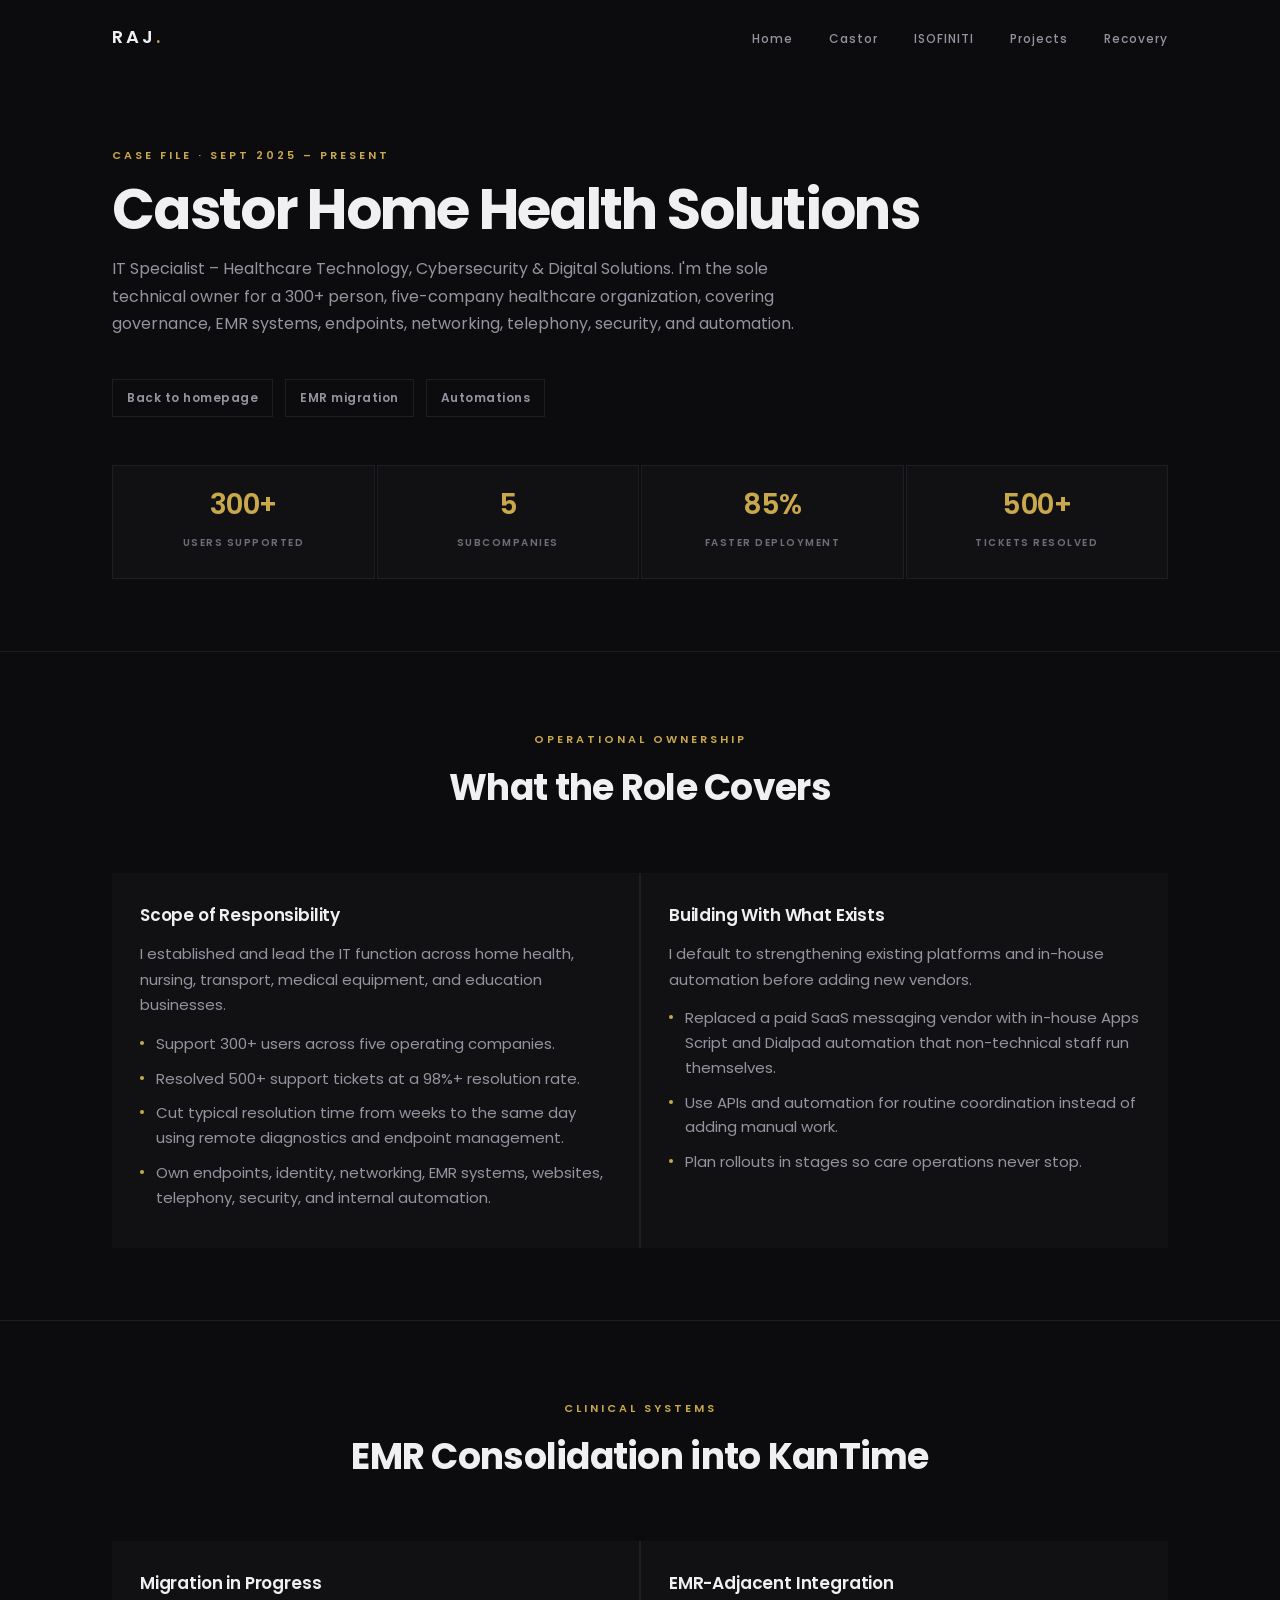
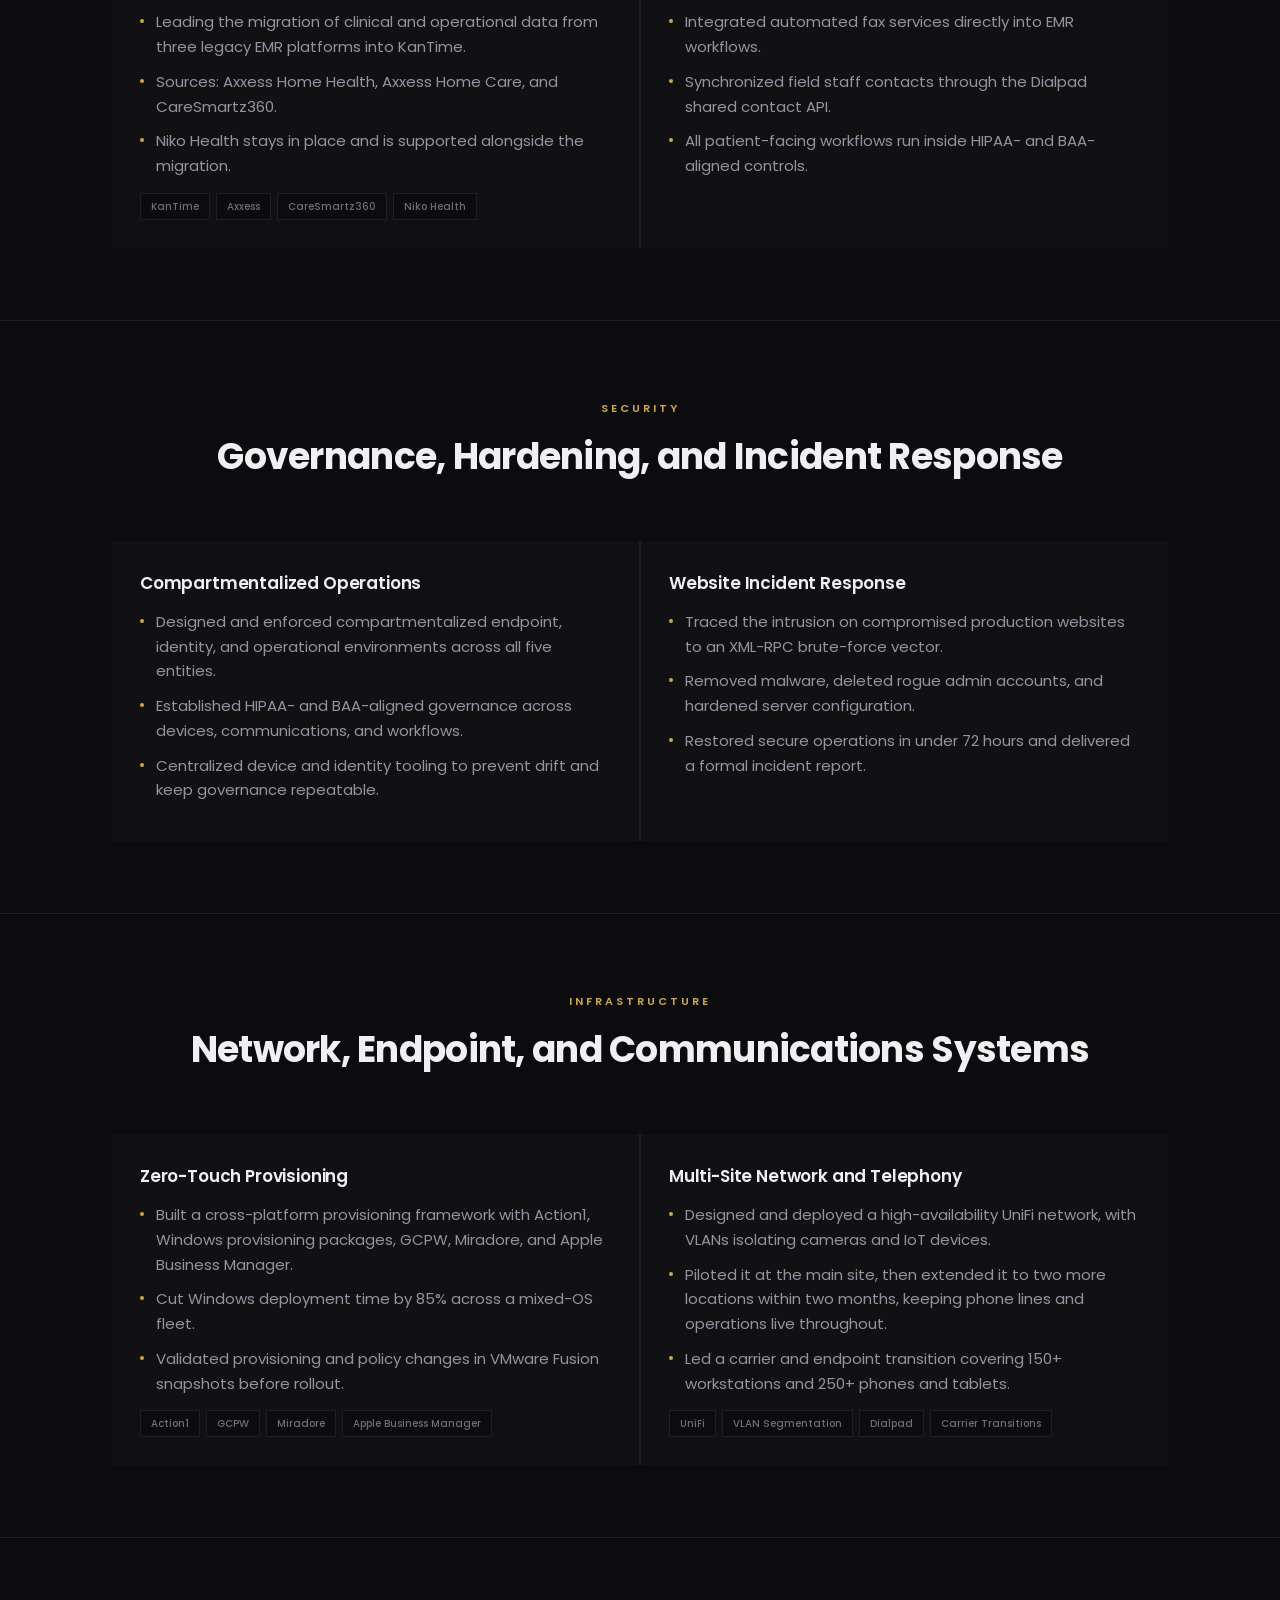
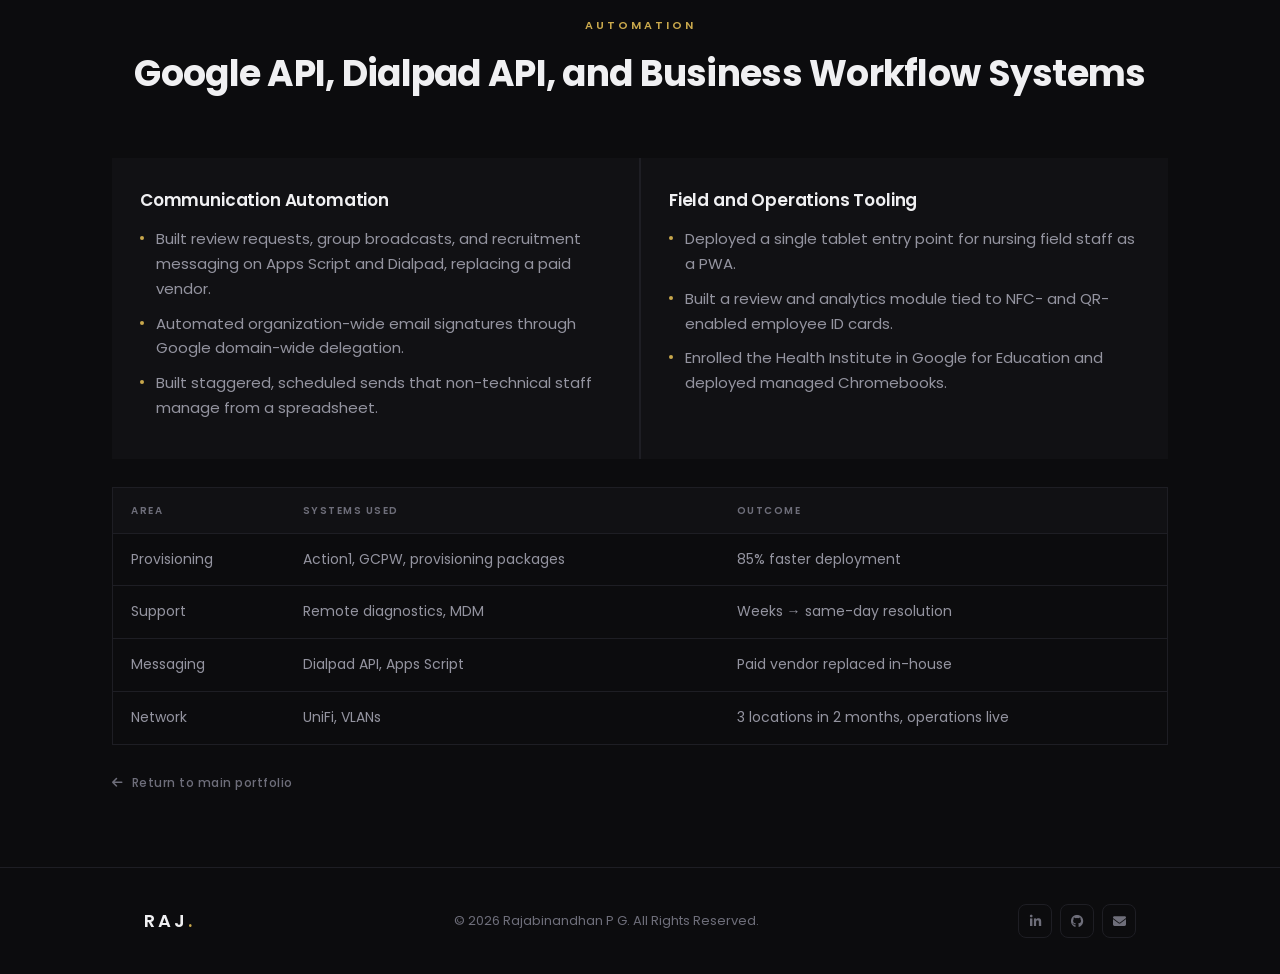
<file: castor.html>
<!DOCTYPE html>
<html lang="en">

<head>
  <meta charset="UTF-8">
  <meta name="viewport" content="width=device-width, initial-scale=1.0">
  <title>Castor Home Health Solutions | Rajabinandhan P G</title>
  <link rel="stylesheet" href="style.css">
  <link rel="stylesheet" href="https://cdnjs.cloudflare.com/ajax/libs/font-awesome/6.5.0/css/all.min.css">
  <link href="https://fonts.googleapis.com/css2?family=Poppins:wght@300;400;500;600;700;800;900&display=swap"
    rel="stylesheet">
</head>

<body>
  <nav class="navbar scrolled" id="navbar">
    <div class="container nav-container">
      <a href="index.html" class="logo">RAJ<span>.</span></a>
      <ul class="nav-links" id="navLinks">
        <li><a href="index.html">Home</a></li>
        <li><a href="castor.html" class="active">Castor</a></li>
        <li><a href="arijentek.html">ISOFINITI</a></li>
        <li><a href="projects.html">Projects</a></li>
        <li><a href="recovery.html">Recovery</a></li>
      </ul>
      <div class="hamburger" id="hamburger">
        <span></span>
        <span></span>
        <span></span>
      </div>
    </div>
  </nav>

  <section class="page-hero">
    <div class="container">
      <span class="label">Case File · Sept 2025 – Present</span>
      <h1>Castor Home Health Solutions</h1>
      <p>IT Specialist – Healthcare Technology, Cybersecurity & Digital Solutions. I'm the sole technical owner for a 300+ person, five-company healthcare organization, covering governance, EMR systems, endpoints, networking, telephony, security, and automation.</p>
      <div class="page-links">
        <a href="index.html#experience" class="detail-link">Back to homepage</a>
        <a href="#emr" class="detail-link">EMR migration</a>
        <a href="#automation" class="detail-link">Automations</a>
      </div>
      <div class="metric-grid">
        <div class="metric-card">
          <strong>300+</strong>
          <span>Users Supported</span>
        </div>
        <div class="metric-card">
          <strong>5</strong>
          <span>Subcompanies</span>
        </div>
        <div class="metric-card">
          <strong>85%</strong>
          <span>Faster Deployment</span>
        </div>
        <div class="metric-card">
          <strong>500+</strong>
          <span>Tickets Resolved</span>
        </div>
      </div>
    </div>
  </section>

  <section class="content-section">
    <div class="container">
      <div class="section-header">
        <span class="label">Operational Ownership</span>
        <h2>What the Role Covers</h2>
      </div>
      <div class="content-grid">
        <div class="content-card">
          <h3>Scope of Responsibility</h3>
          <p>I established and lead the IT function across home health, nursing, transport, medical equipment, and education businesses.</p>
          <ul class="bullet-list">
            <li>Support 300+ users across five operating companies.</li>
            <li>Resolved 500+ support tickets at a 98%+ resolution rate.</li>
            <li>Cut typical resolution time from weeks to the same day using remote diagnostics and endpoint management.</li>
            <li>Own endpoints, identity, networking, EMR systems, websites, telephony, security, and internal automation.</li>
          </ul>
        </div>
        <div class="content-card">
          <h3>Building With What Exists</h3>
          <p>I default to strengthening existing platforms and in-house automation before adding new vendors.</p>
          <ul class="bullet-list">
            <li>Replaced a paid SaaS messaging vendor with in-house Apps Script and Dialpad automation that non-technical staff run themselves.</li>
            <li>Use APIs and automation for routine coordination instead of adding manual work.</li>
            <li>Plan rollouts in stages so care operations never stop.</li>
          </ul>
        </div>
      </div>
    </div>
  </section>

  <section class="content-section" id="emr">
    <div class="container">
      <div class="section-header">
        <span class="label">Clinical Systems</span>
        <h2>EMR Consolidation into KanTime</h2>
      </div>
      <div class="content-grid">
        <div class="content-card">
          <h3>Migration in Progress</h3>
          <ul class="bullet-list">
            <li>Leading the migration of clinical and operational data from three legacy EMR platforms into KanTime.</li>
            <li>Sources: Axxess Home Health, Axxess Home Care, and CareSmartz360.</li>
            <li>Niko Health stays in place and is supported alongside the migration.</li>
          </ul>
          <div class="tag-row">
            <span>KanTime</span>
            <span>Axxess</span>
            <span>CareSmartz360</span>
            <span>Niko Health</span>
          </div>
        </div>
        <div class="content-card">
          <h3>EMR-Adjacent Integration</h3>
          <ul class="bullet-list">
            <li>Integrated automated fax services directly into EMR workflows.</li>
            <li>Synchronized field staff contacts through the Dialpad shared contact API.</li>
            <li>All patient-facing workflows run inside HIPAA- and BAA-aligned controls.</li>
          </ul>
        </div>
      </div>
    </div>
  </section>

  <section class="content-section" id="security">
    <div class="container">
      <div class="section-header">
        <span class="label">Security</span>
        <h2>Governance, Hardening, and Incident Response</h2>
      </div>
      <div class="content-grid">
        <div class="content-card">
          <h3>Compartmentalized Operations</h3>
          <ul class="bullet-list">
            <li>Designed and enforced compartmentalized endpoint, identity, and operational environments across all five entities.</li>
            <li>Established HIPAA- and BAA-aligned governance across devices, communications, and workflows.</li>
            <li>Centralized device and identity tooling to prevent drift and keep governance repeatable.</li>
          </ul>
        </div>
        <div class="content-card">
          <h3>Website Incident Response</h3>
          <ul class="bullet-list">
            <li>Traced the intrusion on compromised production websites to an XML-RPC brute-force vector.</li>
            <li>Removed malware, deleted rogue admin accounts, and hardened server configuration.</li>
            <li>Restored secure operations in under 72 hours and delivered a formal incident report.</li>
          </ul>
        </div>
      </div>
    </div>
  </section>

  <section class="content-section">
    <div class="container">
      <div class="section-header">
        <span class="label">Infrastructure</span>
        <h2>Network, Endpoint, and Communications Systems</h2>
      </div>
      <div class="content-grid">
        <div class="content-card">
          <h3>Zero-Touch Provisioning</h3>
          <ul class="bullet-list">
            <li>Built a cross-platform provisioning framework with Action1, Windows provisioning packages, GCPW, Miradore, and Apple Business Manager.</li>
            <li>Cut Windows deployment time by 85% across a mixed-OS fleet.</li>
            <li>Validated provisioning and policy changes in VMware Fusion snapshots before rollout.</li>
          </ul>
          <div class="tag-row">
            <span>Action1</span>
            <span>GCPW</span>
            <span>Miradore</span>
            <span>Apple Business Manager</span>
          </div>
        </div>
        <div class="content-card">
          <h3>Multi-Site Network and Telephony</h3>
          <ul class="bullet-list">
            <li>Designed and deployed a high-availability UniFi network, with VLANs isolating cameras and IoT devices.</li>
            <li>Piloted it at the main site, then extended it to two more locations within two months, keeping phone lines and operations live throughout.</li>
            <li>Led a carrier and endpoint transition covering 150+ workstations and 250+ phones and tablets.</li>
          </ul>
          <div class="tag-row">
            <span>UniFi</span>
            <span>VLAN Segmentation</span>
            <span>Dialpad</span>
            <span>Carrier Transitions</span>
          </div>
        </div>
      </div>
    </div>
  </section>

  <section class="content-section" id="automation">
    <div class="container">
      <div class="section-header">
        <span class="label">Automation</span>
        <h2>Google API, Dialpad API, and Business Workflow Systems</h2>
      </div>
      <div class="content-grid">
        <div class="content-card">
          <h3>Communication Automation</h3>
          <ul class="bullet-list">
            <li>Built review requests, group broadcasts, and recruitment messaging on Apps Script and Dialpad, replacing a paid vendor.</li>
            <li>Automated organization-wide email signatures through Google domain-wide delegation.</li>
            <li>Built staggered, scheduled sends that non-technical staff manage from a spreadsheet.</li>
          </ul>
        </div>
        <div class="content-card">
          <h3>Field and Operations Tooling</h3>
          <ul class="bullet-list">
            <li>Deployed a single tablet entry point for nursing field staff as a PWA.</li>
            <li>Built a review and analytics module tied to NFC- and QR-enabled employee ID cards.</li>
            <li>Enrolled the Health Institute in Google for Education and deployed managed Chromebooks.</li>
          </ul>
        </div>
      </div>

      <div class="data-table">
        <table>
          <thead>
            <tr>
              <th>Area</th>
              <th>Systems Used</th>
              <th>Outcome</th>
            </tr>
          </thead>
          <tbody>
            <tr>
              <td>Provisioning</td>
              <td>Action1, GCPW, provisioning packages</td>
              <td>85% faster deployment</td>
            </tr>
            <tr>
              <td>Support</td>
              <td>Remote diagnostics, MDM</td>
              <td>Weeks → same-day resolution</td>
            </tr>
            <tr>
              <td>Messaging</td>
              <td>Dialpad API, Apps Script</td>
              <td>Paid vendor replaced in-house</td>
            </tr>
            <tr>
              <td>Network</td>
              <td>UniFi, VLANs</td>
              <td>3 locations in 2 months, operations live</td>
            </tr>
          </tbody>
        </table>
      </div>
      <a href="index.html" class="back-home"><i class="fas fa-arrow-left"></i> Return to main portfolio</a>
    </div>
  </section>

  <footer class="footer">
    <div class="container">
      <div class="footer-content">
        <a href="index.html" class="logo">RAJ<span>.</span></a>
        <p>&copy; 2026 Rajabinandhan P G. All Rights Reserved.</p>
        <div class="footer-social">
          <a href="https://www.linkedin.com/in/raj-abinandhanpg/" class="social-link" target="_blank"><i class="fab fa-linkedin-in"></i></a>
          <a href="https://github.com/RajabinandhanPG" class="social-link" target="_blank"><i class="fab fa-github"></i></a>
          <a href="mailto:rajabinandhanpg@gmail.com" class="social-link"><i class="fas fa-envelope"></i></a>
        </div>
      </div>
    </div>
  </footer>

  <button class="scroll-top" id="scrollTop"><i class="fas fa-arrow-up"></i></button>
  <script src="script.js"></script>
</body>

</html>
</file>
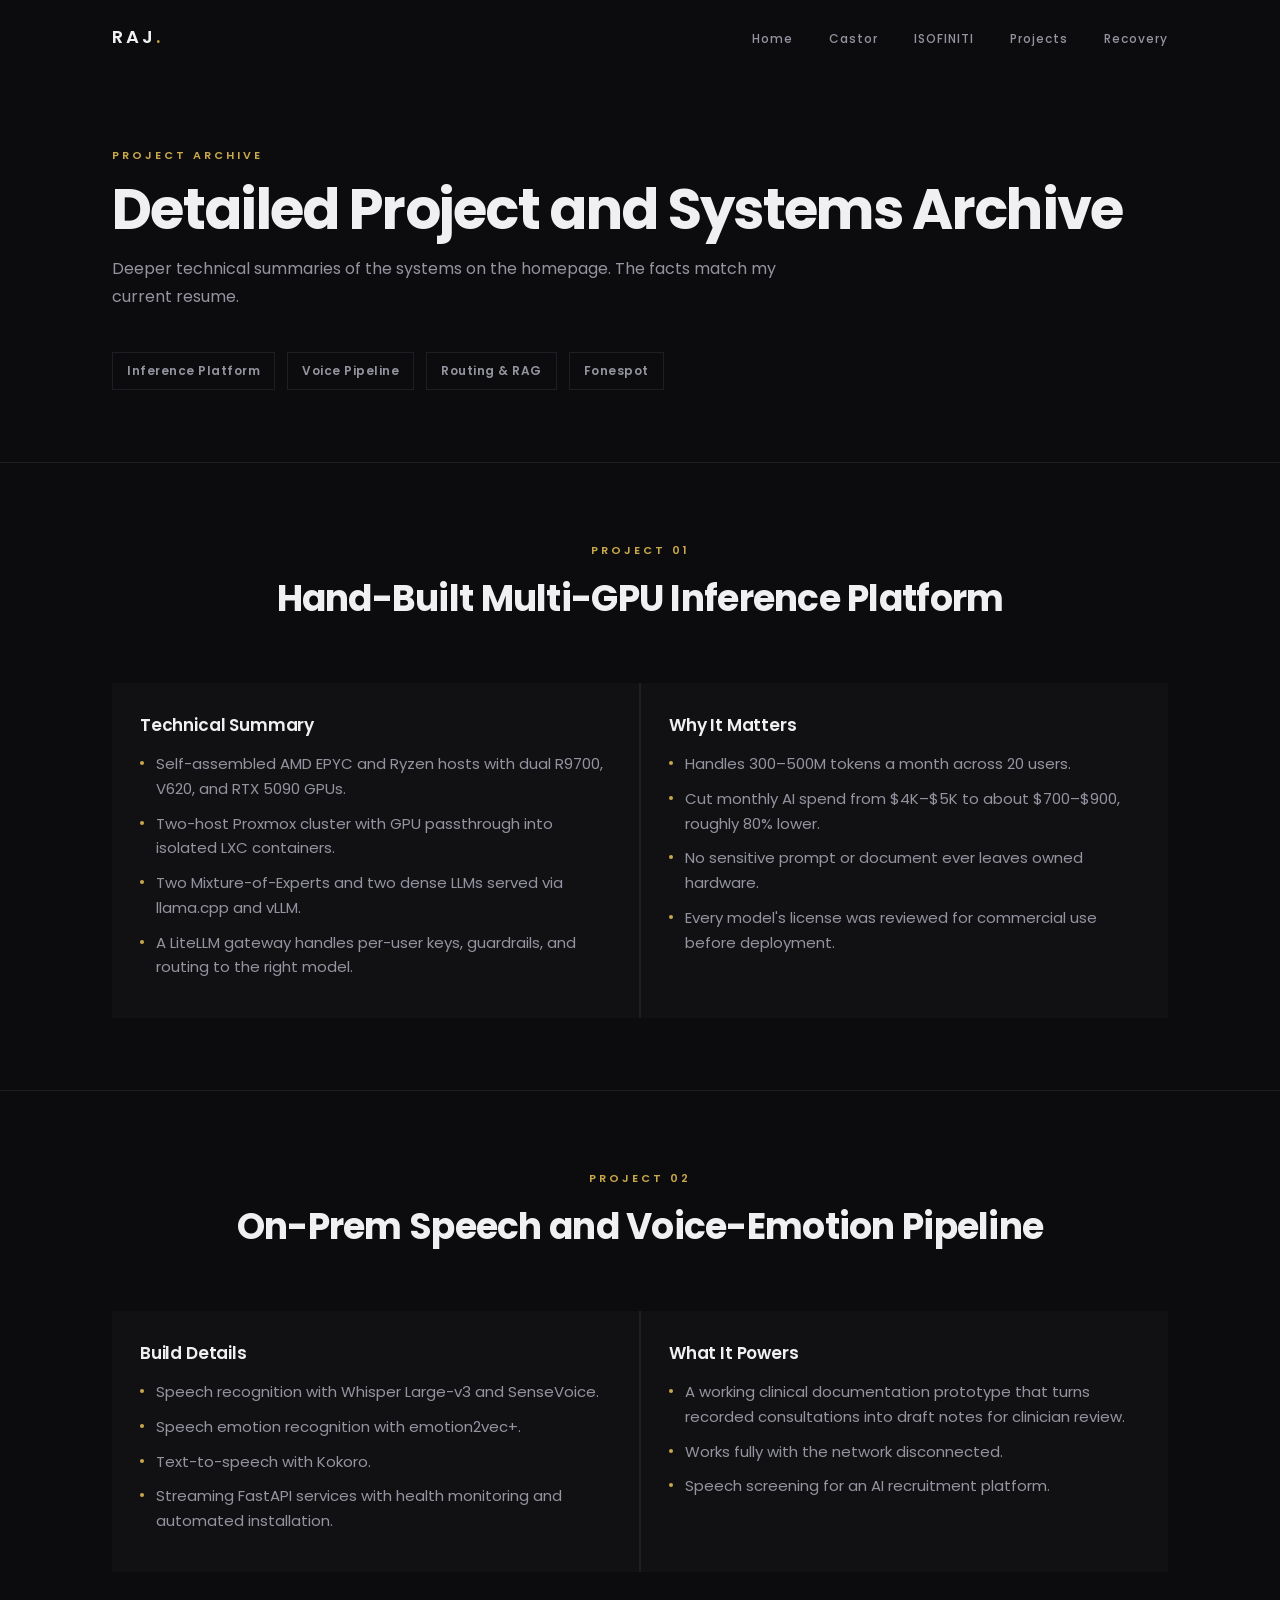
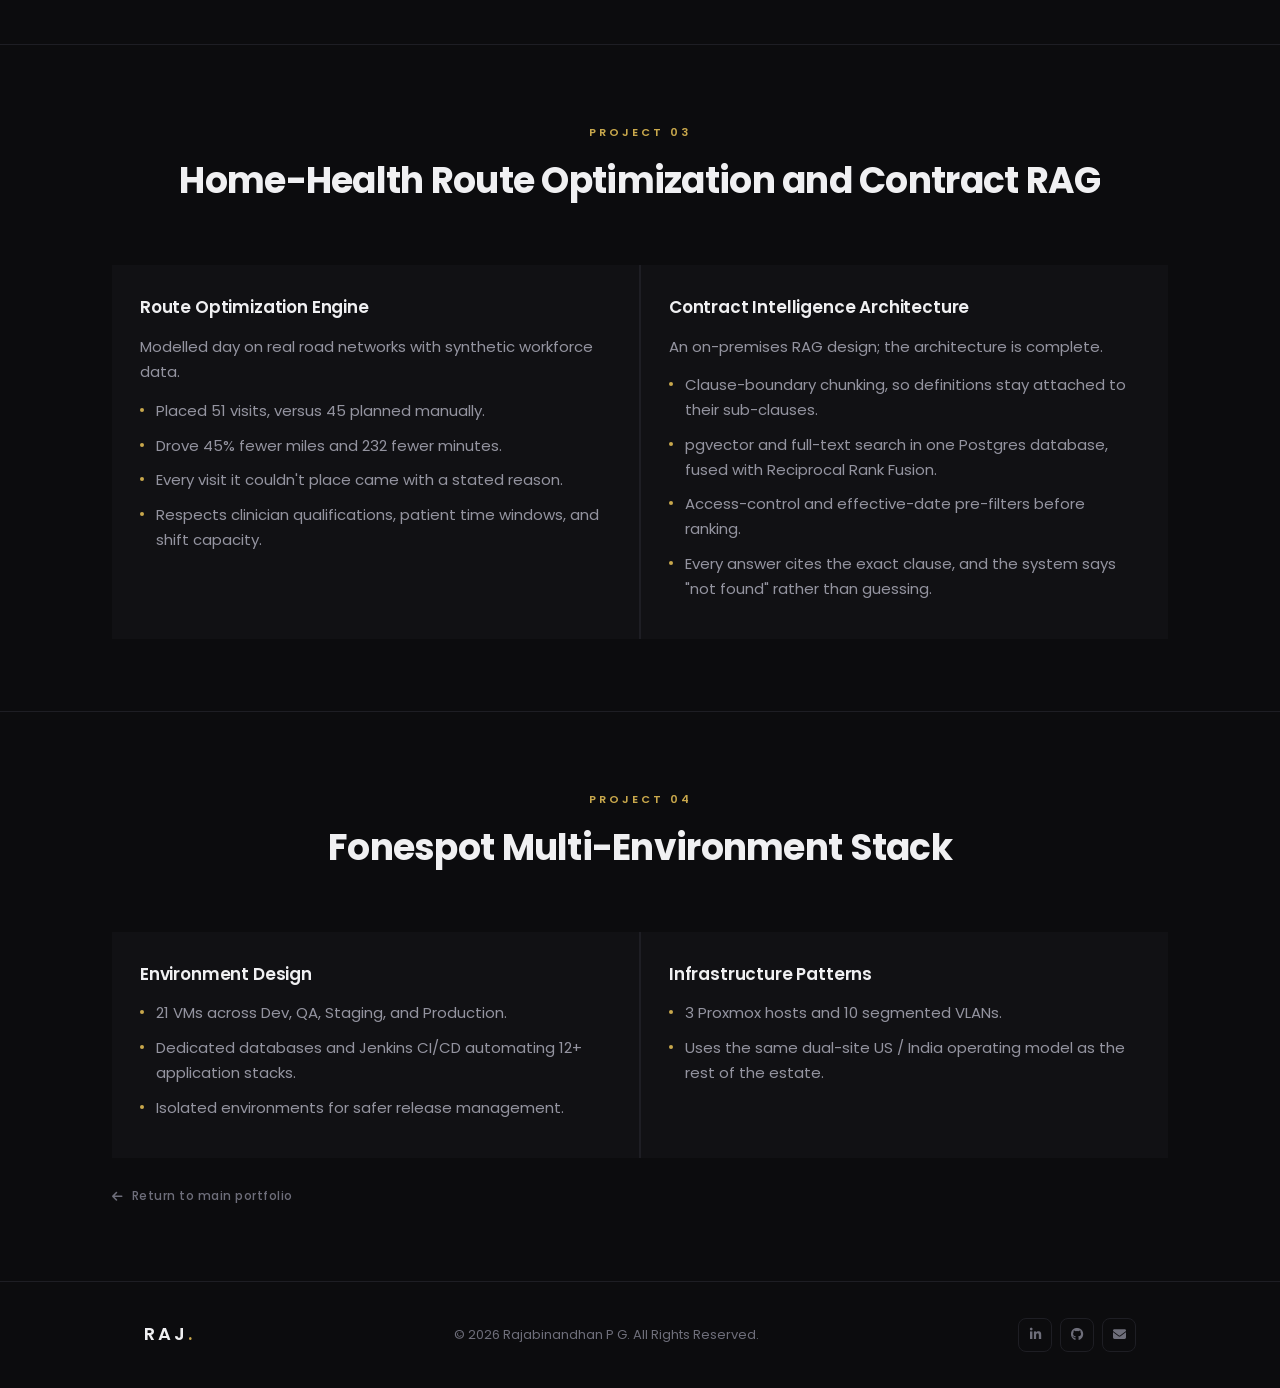
<file: projects.html>
<!DOCTYPE html>
<html lang="en">

<head>
  <meta charset="UTF-8">
  <meta name="viewport" content="width=device-width, initial-scale=1.0">
  <title>Project Archive | Rajabinandhan P G</title>
  <link rel="stylesheet" href="style.css">
  <link rel="stylesheet" href="https://cdnjs.cloudflare.com/ajax/libs/font-awesome/6.5.0/css/all.min.css">
  <link href="https://fonts.googleapis.com/css2?family=Poppins:wght@300;400;500;600;700;800;900&display=swap"
    rel="stylesheet">
</head>

<body>
  <nav class="navbar scrolled" id="navbar">
    <div class="container nav-container">
      <a href="index.html" class="logo">RAJ<span>.</span></a>
      <ul class="nav-links" id="navLinks">
        <li><a href="index.html">Home</a></li>
        <li><a href="castor.html">Castor</a></li>
        <li><a href="arijentek.html">ISOFINITI</a></li>
        <li><a href="projects.html" class="active">Projects</a></li>
        <li><a href="recovery.html">Recovery</a></li>
      </ul>
      <div class="hamburger" id="hamburger">
        <span></span>
        <span></span>
        <span></span>
      </div>
    </div>
  </nav>

  <section class="page-hero">
    <div class="container">
      <span class="label">Project Archive</span>
      <h1>Detailed Project and Systems Archive</h1>
      <p>Deeper technical summaries of the systems on the homepage. The facts match my current resume.</p>
      <div class="page-links">
        <a href="#llm-cluster" class="detail-link">Inference Platform</a>
        <a href="#voice-pipeline" class="detail-link">Voice Pipeline</a>
        <a href="#route-rag" class="detail-link">Routing & RAG</a>
        <a href="#fonespot" class="detail-link">Fonespot</a>
      </div>
    </div>
  </section>

  <section class="content-section" id="llm-cluster">
    <div class="container">
      <div class="section-header">
        <span class="label">Project 01</span>
        <h2>Hand-Built Multi-GPU Inference Platform</h2>
      </div>
      <div class="content-grid">
        <div class="content-card">
          <h3>Technical Summary</h3>
          <ul class="bullet-list">
            <li>Self-assembled AMD EPYC and Ryzen hosts with dual R9700, V620, and RTX 5090 GPUs.</li>
            <li>Two-host Proxmox cluster with GPU passthrough into isolated LXC containers.</li>
            <li>Two Mixture-of-Experts and two dense LLMs served via llama.cpp and vLLM.</li>
            <li>A LiteLLM gateway handles per-user keys, guardrails, and routing to the right model.</li>
          </ul>
        </div>
        <div class="content-card">
          <h3>Why It Matters</h3>
          <ul class="bullet-list">
            <li>Handles 300–500M tokens a month across 20 users.</li>
            <li>Cut monthly AI spend from $4K–$5K to about $700–$900, roughly 80% lower.</li>
            <li>No sensitive prompt or document ever leaves owned hardware.</li>
            <li>Every model's license was reviewed for commercial use before deployment.</li>
          </ul>
        </div>
      </div>
    </div>
  </section>

  <section class="content-section" id="voice-pipeline">
    <div class="container">
      <div class="section-header">
        <span class="label">Project 02</span>
        <h2>On-Prem Speech and Voice-Emotion Pipeline</h2>
      </div>
      <div class="content-grid">
        <div class="content-card">
          <h3>Build Details</h3>
          <ul class="bullet-list">
            <li>Speech recognition with Whisper Large-v3 and SenseVoice.</li>
            <li>Speech emotion recognition with emotion2vec+.</li>
            <li>Text-to-speech with Kokoro.</li>
            <li>Streaming FastAPI services with health monitoring and automated installation.</li>
          </ul>
        </div>
        <div class="content-card">
          <h3>What It Powers</h3>
          <ul class="bullet-list">
            <li>A working clinical documentation prototype that turns recorded consultations into draft notes for clinician review.</li>
            <li>Works fully with the network disconnected.</li>
            <li>Speech screening for an AI recruitment platform.</li>
          </ul>
        </div>
      </div>
    </div>
  </section>

  <section class="content-section" id="route-rag">
    <div class="container">
      <div class="section-header">
        <span class="label">Project 03</span>
        <h2>Home-Health Route Optimization and Contract RAG</h2>
      </div>
      <div class="content-grid">
        <div class="content-card">
          <h3>Route Optimization Engine</h3>
          <p>Modelled day on real road networks with synthetic workforce data.</p>
          <ul class="bullet-list">
            <li>Placed 51 visits, versus 45 planned manually.</li>
            <li>Drove 45% fewer miles and 232 fewer minutes.</li>
            <li>Every visit it couldn't place came with a stated reason.</li>
            <li>Respects clinician qualifications, patient time windows, and shift capacity.</li>
          </ul>
        </div>
        <div class="content-card">
          <h3>Contract Intelligence Architecture</h3>
          <p>An on-premises RAG design; the architecture is complete.</p>
          <ul class="bullet-list">
            <li>Clause-boundary chunking, so definitions stay attached to their sub-clauses.</li>
            <li>pgvector and full-text search in one Postgres database, fused with Reciprocal Rank Fusion.</li>
            <li>Access-control and effective-date pre-filters before ranking.</li>
            <li>Every answer cites the exact clause, and the system says "not found" rather than guessing.</li>
          </ul>
        </div>
      </div>
    </div>
  </section>

  <section class="content-section" id="fonespot">
    <div class="container">
      <div class="section-header">
        <span class="label">Project 04</span>
        <h2>Fonespot Multi-Environment Stack</h2>
      </div>
      <div class="content-grid">
        <div class="content-card">
          <h3>Environment Design</h3>
          <ul class="bullet-list">
            <li>21 VMs across Dev, QA, Staging, and Production.</li>
            <li>Dedicated databases and Jenkins CI/CD automating 12+ application stacks.</li>
            <li>Isolated environments for safer release management.</li>
          </ul>
        </div>
        <div class="content-card">
          <h3>Infrastructure Patterns</h3>
          <ul class="bullet-list">
            <li>3 Proxmox hosts and 10 segmented VLANs.</li>
            <li>Uses the same dual-site US / India operating model as the rest of the estate.</li>
          </ul>
        </div>
      </div>
      <a href="index.html" class="back-home"><i class="fas fa-arrow-left"></i> Return to main portfolio</a>
    </div>
  </section>

  <footer class="footer">
    <div class="container">
      <div class="footer-content">
        <a href="index.html" class="logo">RAJ<span>.</span></a>
        <p>&copy; 2026 Rajabinandhan P G. All Rights Reserved.</p>
        <div class="footer-social">
          <a href="https://www.linkedin.com/in/raj-abinandhanpg/" class="social-link" target="_blank"><i class="fab fa-linkedin-in"></i></a>
          <a href="https://github.com/RajabinandhanPG" class="social-link" target="_blank"><i class="fab fa-github"></i></a>
          <a href="mailto:rajabinandhanpg@gmail.com" class="social-link"><i class="fas fa-envelope"></i></a>
        </div>
      </div>
    </div>
  </footer>

  <button class="scroll-top" id="scrollTop"><i class="fas fa-arrow-up"></i></button>
  <script src="script.js"></script>
</body>

</html>
</file>
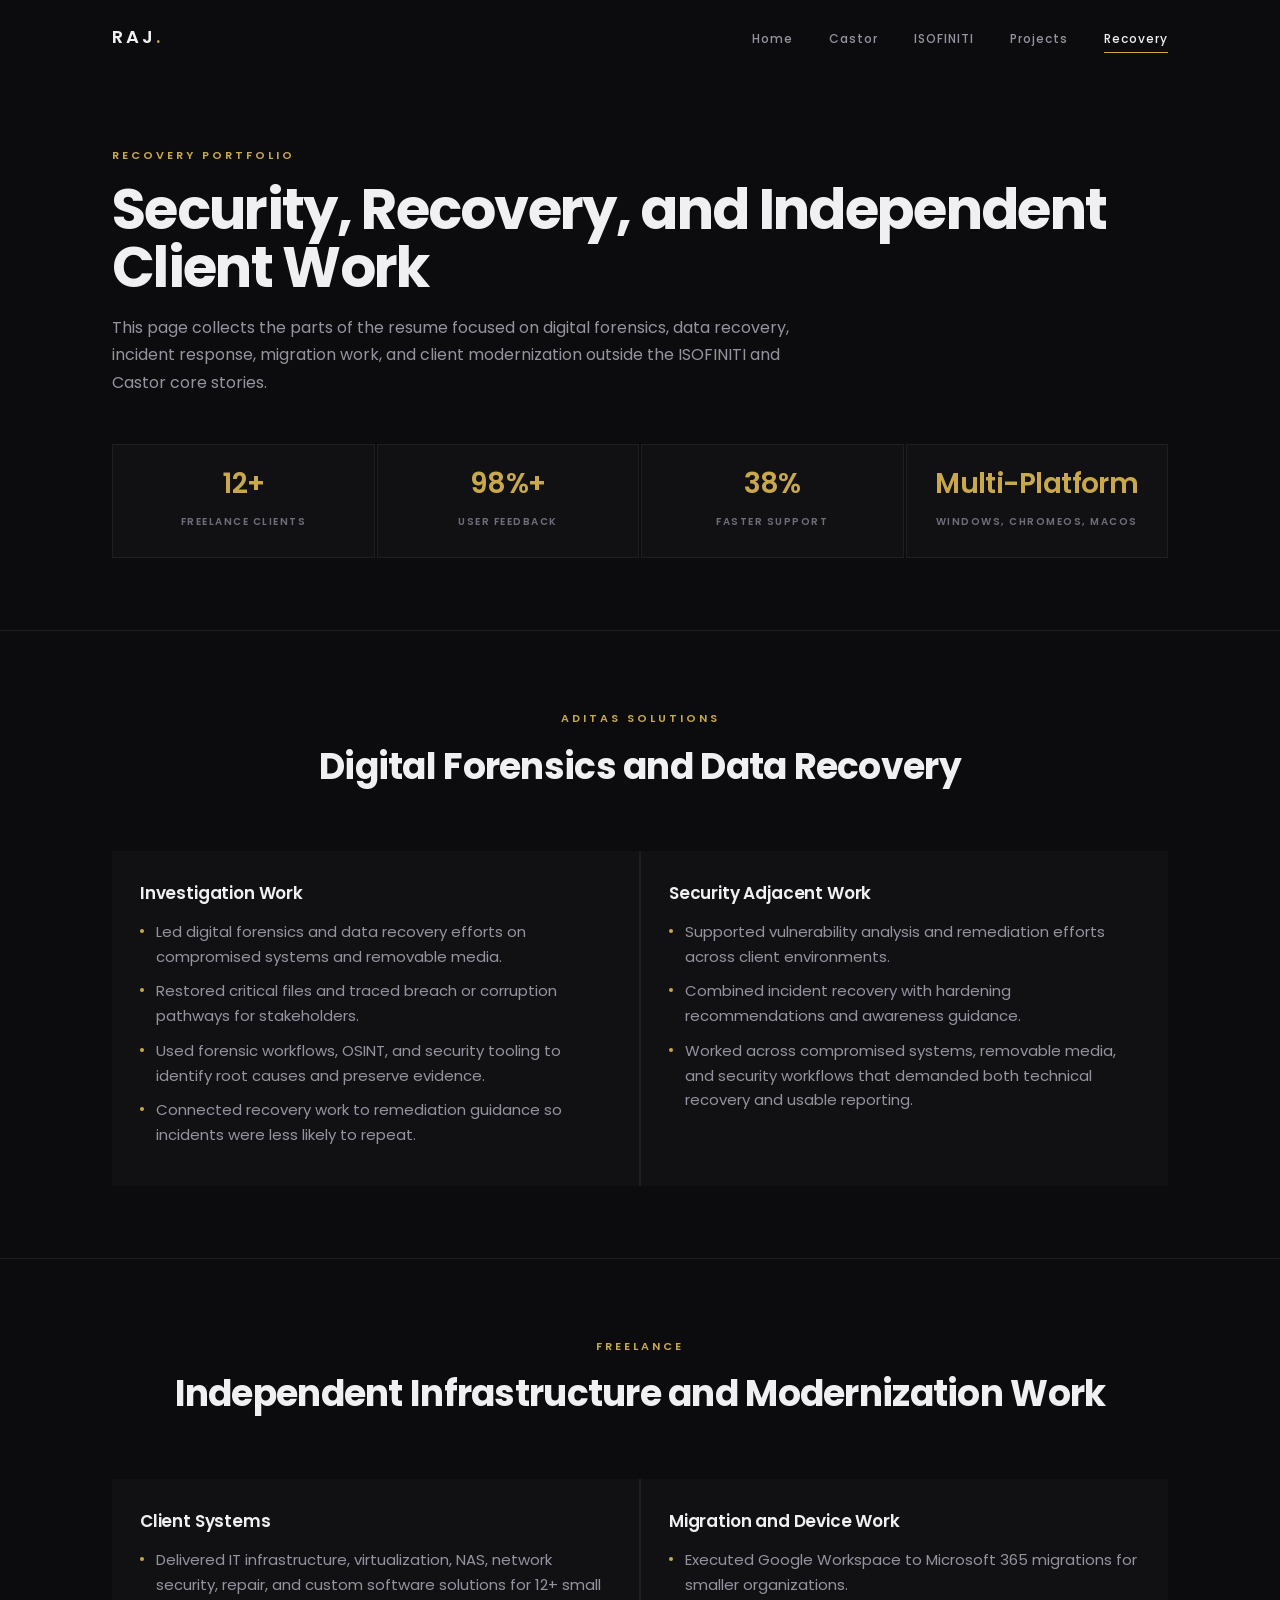
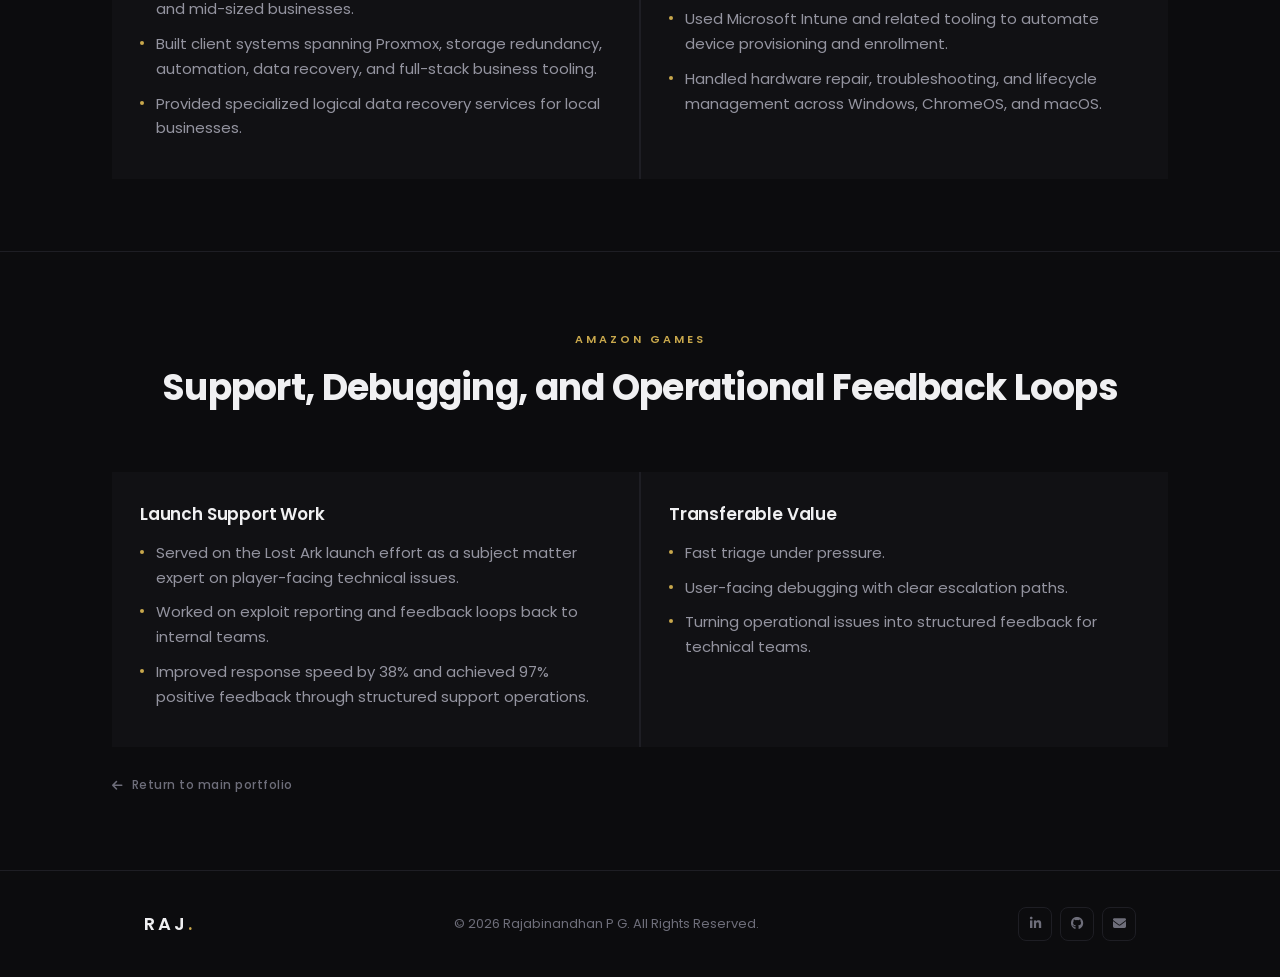
<file: recovery.html>
<!DOCTYPE html>
<html lang="en">

<head>
  <meta charset="UTF-8">
  <meta name="viewport" content="width=device-width, initial-scale=1.0">
  <title>Recovery, Forensics, and Independent Work | Rajabinandhan P G</title>
  <link rel="stylesheet" href="style.css">
  <link rel="stylesheet" href="https://cdnjs.cloudflare.com/ajax/libs/font-awesome/6.5.0/css/all.min.css">
  <link href="https://fonts.googleapis.com/css2?family=Poppins:wght@300;400;500;600;700;800;900&display=swap"
    rel="stylesheet">
</head>

<body>
  <nav class="navbar scrolled" id="navbar">
    <div class="container nav-container">
      <a href="index.html" class="logo">RAJ<span>.</span></a>
      <ul class="nav-links" id="navLinks">
        <li><a href="index.html">Home</a></li>
        <li><a href="castor.html">Castor</a></li>
        <li><a href="arijentek.html">ISOFINITI</a></li>
        <li><a href="projects.html">Projects</a></li>
        <li><a href="recovery.html" class="active">Recovery</a></li>
      </ul>
      <div class="hamburger" id="hamburger">
        <span></span>
        <span></span>
        <span></span>
      </div>
    </div>
  </nav>

  <section class="page-hero">
    <div class="container">
      <span class="label">Recovery Portfolio</span>
      <h1>Security, Recovery, and Independent Client Work</h1>
      <p>This page collects the parts of the resume focused on digital forensics, data recovery, incident response, migration work, and client modernization outside the ISOFINITI and Castor core stories.</p>
      <div class="metric-grid">
        <div class="metric-card">
          <strong>12+</strong>
          <span>Freelance Clients</span>
        </div>
        <div class="metric-card">
          <strong>98%+</strong>
          <span>User Feedback</span>
        </div>
        <div class="metric-card">
          <strong>38%</strong>
          <span>Faster Support</span>
        </div>
        <div class="metric-card">
          <strong>Multi-Platform</strong>
          <span>Windows, ChromeOS, macOS</span>
        </div>
      </div>
    </div>
  </section>

  <section class="content-section">
    <div class="container">
      <div class="section-header">
        <span class="label">Aditas Solutions</span>
        <h2>Digital Forensics and Data Recovery</h2>
      </div>
      <div class="content-grid">
        <div class="content-card">
          <h3>Investigation Work</h3>
          <ul class="bullet-list">
            <li>Led digital forensics and data recovery efforts on compromised systems and removable media.</li>
            <li>Restored critical files and traced breach or corruption pathways for stakeholders.</li>
            <li>Used forensic workflows, OSINT, and security tooling to identify root causes and preserve evidence.</li>
            <li>Connected recovery work to remediation guidance so incidents were less likely to repeat.</li>
          </ul>
        </div>
        <div class="content-card">
          <h3>Security Adjacent Work</h3>
          <ul class="bullet-list">
            <li>Supported vulnerability analysis and remediation efforts across client environments.</li>
            <li>Combined incident recovery with hardening recommendations and awareness guidance.</li>
            <li>Worked across compromised systems, removable media, and security workflows that demanded both technical recovery and usable reporting.</li>
          </ul>
        </div>
      </div>
    </div>
  </section>

  <section class="content-section">
    <div class="container">
      <div class="section-header">
        <span class="label">Freelance</span>
        <h2>Independent Infrastructure and Modernization Work</h2>
      </div>
      <div class="content-grid">
        <div class="content-card">
          <h3>Client Systems</h3>
          <ul class="bullet-list">
            <li>Delivered IT infrastructure, virtualization, NAS, network security, repair, and custom software solutions for 12+ small and mid-sized businesses.</li>
            <li>Built client systems spanning Proxmox, storage redundancy, automation, data recovery, and full-stack business tooling.</li>
            <li>Provided specialized logical data recovery services for local businesses.</li>
          </ul>
        </div>
        <div class="content-card">
          <h3>Migration and Device Work</h3>
          <ul class="bullet-list">
            <li>Executed Google Workspace to Microsoft 365 migrations for smaller organizations.</li>
            <li>Used Microsoft Intune and related tooling to automate device provisioning and enrollment.</li>
            <li>Handled hardware repair, troubleshooting, and lifecycle management across Windows, ChromeOS, and macOS.</li>
          </ul>
        </div>
      </div>
    </div>
  </section>

  <section class="content-section">
    <div class="container">
      <div class="section-header">
        <span class="label">Amazon Games</span>
        <h2>Support, Debugging, and Operational Feedback Loops</h2>
      </div>
      <div class="content-grid">
        <div class="content-card">
          <h3>Launch Support Work</h3>
          <ul class="bullet-list">
            <li>Served on the Lost Ark launch effort as a subject matter expert on player-facing technical issues.</li>
            <li>Worked on exploit reporting and feedback loops back to internal teams.</li>
            <li>Improved response speed by 38% and achieved 97% positive feedback through structured support operations.</li>
          </ul>
        </div>
        <div class="content-card">
          <h3>Transferable Value</h3>
          <ul class="bullet-list">
            <li>Fast triage under pressure.</li>
            <li>User-facing debugging with clear escalation paths.</li>
            <li>Turning operational issues into structured feedback for technical teams.</li>
          </ul>
        </div>
      </div>
      <a href="index.html" class="back-home"><i class="fas fa-arrow-left"></i> Return to main portfolio</a>
    </div>
  </section>

  <footer class="footer">
    <div class="container">
      <div class="footer-content">
        <a href="index.html" class="logo">RAJ<span>.</span></a>
        <p>&copy; 2026 Rajabinandhan P G. All Rights Reserved.</p>
        <div class="footer-social">
          <a href="https://www.linkedin.com/in/raj-abinandhanpg/" class="social-link" target="_blank"><i class="fab fa-linkedin-in"></i></a>
          <a href="https://github.com/RajabinandhanPG" class="social-link" target="_blank"><i class="fab fa-github"></i></a>
          <a href="mailto:rajabinandhanpg@gmail.com" class="social-link"><i class="fas fa-envelope"></i></a>
        </div>
      </div>
    </div>
  </footer>

  <button class="scroll-top" id="scrollTop"><i class="fas fa-arrow-up"></i></button>
  <script src="script.js"></script>
</body>

</html>
</file>
<file: style.css>
/* ===== RESET & BASE ===== */
*, *::before, *::after {
  margin: 0;
  padding: 0;
  box-sizing: border-box;
}

:root {
  --bg: #0c0c0e;
  --bg-surface: #111114;
  --bg-elevated: #16161a;
  --border: #1e1e24;
  --border-light: #282830;
  --text: #6e6e7a;
  --text-medium: #9494a0;
  --text-bright: #c4c4cc;
  --fg: #e4e4e8;
  --white: #f0f0f2;

  --accent: #c9a84c;
  --accent-hover: #dbb85e;

  --font-display: 'Poppins', -apple-system, sans-serif;
  --font-body: 'Poppins', -apple-system, sans-serif;

  --max-width: 1120px;
  --section-gap: 100px;
}

html {
  scroll-behavior: smooth;
  scroll-padding-top: 80px;
}

body {
  font-family: var(--font-body);
  background: var(--bg);
  color: var(--text);
  overflow-x: hidden;
  line-height: 1.7;
  -webkit-font-smoothing: antialiased;
  -moz-osx-font-smoothing: grayscale;
}

a { text-decoration: none; color: inherit; }
ul { list-style: none; }
img { max-width: 100%; display: block; }
table { width: 100%; border-collapse: collapse; }

.container {
  max-width: var(--max-width);
  margin: 0 auto;
  padding: 0 32px;
}

/* ===== ANIMATION KEYFRAMES ===== */
@keyframes fadeUp {
  from { opacity: 0; transform: translateY(16px); }
  to { opacity: 1; transform: translateY(0); }
}

@keyframes scrollWheel {
  0% { opacity: 1; transform: translateX(-50%) translateY(0); }
  100% { opacity: 0; transform: translateX(-50%) translateY(10px); }
}

/* ===== REVEAL ANIMATION ===== */
.reveal {
  opacity: 0;
  transform: translateY(16px);
  transition: opacity 0.6s ease, transform 0.6s ease;
}

.reveal.visible {
  opacity: 1;
  transform: translateY(0);
}

/* ===== NAVBAR ===== */
.navbar {
  position: fixed;
  top: 0;
  left: 0;
  width: 100%;
  z-index: 1000;
  padding: 22px 0;
  transition: background 0.35s ease, border-color 0.35s ease, padding 0.35s ease;
  background: transparent;
}

.navbar.scrolled {
  background: rgba(12, 12, 14, 0.92);
  backdrop-filter: blur(24px);
  -webkit-backdrop-filter: blur(24px);
  padding: 16px 0;
  border-bottom: 1px solid var(--border);
}

.nav-container {
  display: flex;
  align-items: center;
  justify-content: space-between;
}

.logo {
  font-size: 18px;
  font-weight: 600;
  color: var(--white);
  letter-spacing: 3px;
}

.logo span { color: var(--accent); }

.nav-links { display: flex; gap: 36px; align-items: center; }

.nav-links a {
  font-size: 12px;
  font-weight: 500;
  color: var(--text-medium);
  letter-spacing: 1px;
  transition: color 0.3s ease;
  padding: 4px 0;
  position: relative;
}

.nav-links a::after {
  content: '';
  position: absolute;
  bottom: -2px;
  left: 0;
  width: 0;
  height: 1px;
  background: var(--accent);
  transition: width 0.35s ease;
}

.nav-links a:hover,
.nav-links a.active { color: var(--white); }

.nav-links a:hover::after,
.nav-links a.active::after { width: 100%; }

.hamburger {
  display: none;
  flex-direction: column;
  gap: 5px;
  cursor: pointer;
  z-index: 1001;
  padding: 4px;
}

.hamburger span {
  width: 22px;
  height: 1.5px;
  background: var(--white);
  transition: transform 0.3s ease, opacity 0.3s ease;
}

.hamburger.active span:nth-child(1) { transform: rotate(45deg) translate(5px, 4px); }
.hamburger.active span:nth-child(2) { opacity: 0; }
.hamburger.active span:nth-child(3) { transform: rotate(-45deg) translate(5px, -4px); }

/* ===== HERO ===== */
.hero {
  min-height: 100vh;
  padding: 140px 0 100px;
  position: relative;
  display: flex;
  flex-direction: column;
  justify-content: center;
}

.hero-container {
  display: flex;
  align-items: center;
  gap: 80px;
}

.hero-content { flex: 1; }

.hero-greeting {
  display: block;
  font-size: 13px;
  font-weight: 500;
  color: var(--accent);
  letter-spacing: 3px;
  text-transform: uppercase;
  margin-bottom: 16px;
}

.hero-content h1 {
  font-family: var(--font-display);
  font-size: clamp(52px, 9vw, 96px);
  font-weight: 800;
  color: var(--white);
  line-height: 0.95;
  margin-bottom: 20px;
  letter-spacing: -3px;
}

.hero-content h1 span { color: var(--accent); }

.hero-title {
  font-size: clamp(18px, 2.5vw, 26px);
  font-weight: 400;
  color: var(--text-bright);
  margin-bottom: 28px;
  letter-spacing: -0.01em;
}

.hero-content p {
  font-size: 17px;
  line-height: 1.75;
  margin-bottom: 44px;
  max-width: 520px;
  color: var(--text-medium);
}

.hero-buttons {
  display: flex;
  gap: 16px;
  margin-bottom: 52px;
  align-items: center;
  flex-wrap: wrap;
}

.btn {
  display: inline-flex;
  align-items: center;
  gap: 10px;
  padding: 14px 28px;
  font-size: 12px;
  font-weight: 600;
  letter-spacing: 1px;
  text-transform: uppercase;
  border: none;
  cursor: pointer;
  font-family: var(--font-body);
  transition: background 0.3s ease, transform 0.2s ease, box-shadow 0.3s ease;
}

.btn-primary {
  background: var(--accent);
  color: var(--bg);
}

.btn-primary:hover {
  background: var(--accent-hover);
  transform: translateY(-1px);
  box-shadow: 0 8px 32px rgba(201, 168, 76, 0.2);
}

.btn-secondary {
  background: transparent;
  color: var(--text-bright);
  border: 1px solid var(--border-light);
}

.btn-secondary:hover {
  border-color: var(--text-bright);
  color: var(--white);
}

.hero-social { display: flex; gap: 12px; align-items: center; }

.social-link {
  width: 38px;
  height: 38px;
  display: flex;
  align-items: center;
  justify-content: center;
  border-radius: 8px;
  border: 1px solid var(--border);
  color: var(--text);
  font-size: 14px;
  cursor: pointer;
  transition: border-color 0.3s ease, color 0.3s ease, background 0.3s ease, transform 0.2s ease;
  text-decoration: none;
}

.social-link:hover {
  border-color: var(--accent);
  color: var(--bg);
  background: var(--accent);
  transform: translateY(-2px);
}

/* Hero Image */
.hero-image {
  flex-shrink: 0;
  display: flex;
  align-items: center;
  justify-content: center;
}

.image-wrapper {
  width: 320px;
  height: 400px;
  overflow: hidden;
  position: relative;
  border: 1px solid var(--border);
  background: var(--bg-surface);
  filter: grayscale(30%);
}

.image-wrapper img {
  width: 100%;
  height: 100%;
  object-fit: cover;
  object-position: center top;
}

/* Email Button */
.email-btn {
  position: fixed;
  right: 28px;
  top: 50%;
  transform: translateY(-50%) rotate(90deg);
  transform-origin: right center;
  display: flex;
  align-items: center;
  gap: 12px;
  color: var(--text);
  font-size: 11px;
  font-weight: 500;
  letter-spacing: 2px;
  text-transform: uppercase;
  transition: color 0.3s ease;
  z-index: 100;
  cursor: pointer;
  white-space: nowrap;
}

.email-btn:hover { color: var(--accent); }

/* Scroll Indicator */
.scroll-indicator {
  position: absolute;
  bottom: 36px;
  left: 50%;
  transform: translateX(-50%);
  display: flex;
  flex-direction: column;
  align-items: center;
  gap: 8px;
}

.mouse {
  width: 20px;
  height: 32px;
  border: 1.5px solid var(--border-light);
  border-radius: 10px;
  position: relative;
}

.wheel {
  width: 2px;
  height: 7px;
  background: var(--accent);
  border-radius: 1px;
  position: absolute;
  top: 5px;
  left: 50%;
  transform: translateX(-50%);
  animation: scrollWheel 1.5s ease-in-out infinite;
}

.scroll-indicator span {
  font-size: 10px;
  letter-spacing: 2px;
  text-transform: uppercase;
  color: var(--text);
}

/* ===== STATS BAR ===== */
.stats-bar {
  padding: 56px 0;
  border-top: 1px solid var(--border);
  border-bottom: 1px solid var(--border);
}

.stats-container {
  display: grid;
  grid-template-columns: repeat(4, 1fr);
  gap: 32px;
  max-width: var(--max-width);
  margin: 0 auto;
  padding: 0 32px;
  text-align: center;
}

.stat-item h3 {
  font-family: var(--font-display);
  font-size: 38px;
  font-weight: 600;
  color: var(--accent);
  margin-bottom: 4px;
  letter-spacing: -1px;
}

.stat-item p {
  font-size: 11px;
  text-transform: uppercase;
  letter-spacing: 2px;
  color: var(--text);
  font-weight: 500;
}

/* ===== SECTIONS ===== */
.about-section,
.experience-section,
.problems-section {
  padding: var(--section-gap) 0;
}

.skills-section,
.ai-section,
.contact-section {
  padding: var(--section-gap) 0;
  background: var(--bg-surface);
}

.section-header {
  text-align: center;
  margin-bottom: 64px;
}

.section-header .label {
  display: inline-block;
  font-size: 11px;
  font-weight: 600;
  letter-spacing: 3px;
  text-transform: uppercase;
  color: var(--accent);
  margin-bottom: 18px;
}

.section-header h2 {
  font-family: var(--font-display);
  font-size: clamp(24px, 3vw, 36px);
  font-weight: 700;
  color: var(--white);
  margin-bottom: 14px;
  letter-spacing: -0.02em;
  line-height: 1.15;
}

.section-header p {
  max-width: 520px;
  margin: 0 auto;
  font-size: 16px;
  color: var(--text-medium);
  line-height: 1.7;
}

/* ===== ABOUT ===== */
.about-layout {
  display: grid;
  grid-template-columns: 1fr 280px;
  gap: 80px;
  max-width: var(--max-width);
}

.about-narrative {
  display: flex;
  flex-direction: column;
  gap: 24px;
}

.about-lead {
  font-size: 22px;
  line-height: 1.65;
  color: var(--white);
  font-weight: 400;
  letter-spacing: -0.01em;
}

.about-narrative p {
  font-size: 17px;
  line-height: 1.75;
  color: var(--text-bright);
}

.about-sidebar {
  display: flex;
  flex-direction: column;
  border-left: 1px solid var(--border);
  padding-left: 32px;
}

.sidebar-item {
  display: flex;
  flex-direction: column;
  gap: 4px;
  padding: 16px 0;
  border-bottom: 1px solid var(--border);
}

.sidebar-item:last-child {
  border-bottom: none;
}

.sidebar-label {
  font-size: 10px;
  text-transform: uppercase;
  letter-spacing: 1.5px;
  color: var(--text);
  font-weight: 600;
}

.sidebar-value {
  font-size: 15px;
  color: var(--white);
  font-weight: 500;
}

/* ===== SKILLS ===== */
.skills-grid {
  display: grid;
  grid-template-columns: repeat(3, 1fr);
  gap: 2px;
  max-width: var(--max-width);
  margin: 0 auto;
  background: var(--border);
}

.skill-category {
  background: var(--bg);
  padding: 32px 28px;
  transition: background 0.3s ease;
}

.skill-category:hover {
  background: var(--bg-elevated);
}

.skill-category-header {
  display: flex;
  align-items: center;
  gap: 14px;
  margin-bottom: 20px;
}

.skill-number {
  font-family: var(--font-display);
  font-size: 24px;
  font-weight: 700;
  color: var(--accent);
  opacity: 0.4;
  line-height: 1;
}

.skill-category-header h3 {
  font-size: 14px;
  font-weight: 600;
  color: var(--white);
  letter-spacing: -0.01em;
}

.skill-tags { display: flex; flex-wrap: wrap; gap: 6px; }

.skill-tag {
  padding: 5px 12px;
  font-size: 11px;
  font-weight: 500;
  color: var(--text-medium);
  background: var(--bg-surface);
  border: 1px solid var(--border);
  transition: border-color 0.3s ease, color 0.3s ease;
}

.skill-tag:hover {
  border-color: var(--accent);
  color: var(--accent);
}

/* ===== EXPERIENCE / TIMELINE ===== */
.timeline {
  max-width: 800px;
  margin: 0 auto;
  padding: 0 32px;
  position: relative;
}

.timeline::before {
  content: '';
  position: absolute;
  left: 0;
  top: 8px;
  bottom: 8px;
  width: 1px;
  background: var(--border-light);
}

.timeline-item {
  padding-left: 44px;
  padding-bottom: 48px;
  position: relative;
}

.timeline-item:last-child { padding-bottom: 0; }

.timeline-marker {
  position: absolute;
  left: -5px;
  top: 4px;
}

.timeline-dot {
  width: 9px;
  height: 9px;
  border-radius: 50%;
  background: var(--accent);
  border: 2px solid var(--bg);
}

.timeline-content {
  background: var(--bg-surface);
  border: 1px solid var(--border);
  padding: 28px;
  transition: border-color 0.3s ease;
}

.timeline-content:hover {
  border-color: var(--border-light);
}

.timeline-tag {
  display: inline-block;
  font-size: 10px;
  font-weight: 600;
  color: var(--accent);
  letter-spacing: 2px;
  text-transform: uppercase;
  margin-bottom: 10px;
}

.timeline-content h3 {
  font-family: var(--font-display);
  font-size: 17px;
  font-weight: 600;
  color: var(--white);
  margin-bottom: 12px;
  letter-spacing: -0.01em;
  line-height: 1.35;
}

.timeline-content p {
  font-size: 15px;
  line-height: 1.7;
  margin-bottom: 16px;
  color: var(--text-medium);
}

.timeline-tech {
  display: flex;
  flex-wrap: wrap;
  gap: 6px;
}

.timeline-tech span {
  font-size: 10px;
  padding: 4px 10px;
  color: var(--text);
  background: var(--bg);
  border: 1px solid var(--border);
  font-weight: 500;
  letter-spacing: 0.3px;
}

.detail-link {
  display: inline-flex;
  align-items: center;
  gap: 6px;
  margin-top: 14px;
  color: var(--accent);
  font-size: 12px;
  font-weight: 600;
  letter-spacing: 0.5px;
  transition: gap 0.3s ease, color 0.3s ease;
}

.detail-link:hover {
  gap: 10px;
  color: var(--accent-hover);
}

/* ===== AI SECTION ===== */
.ai-grid {
  display: grid;
  grid-template-columns: repeat(3, 1fr);
  gap: 2px;
  max-width: var(--max-width);
  margin: 0 auto 56px;
  background: var(--border);
}

.ai-card {
  background: var(--bg);
  padding: 32px 28px;
  transition: background 0.3s ease;
}

.ai-card:hover {
  background: var(--bg-elevated);
}

.ai-card h3 {
  font-family: var(--font-display);
  font-size: 16px;
  font-weight: 600;
  color: var(--white);
  margin-bottom: 20px;
  letter-spacing: -0.01em;
  line-height: 1.35;
}

.ai-specs { display: flex; flex-direction: column; gap: 0; }

.spec-row {
  display: flex;
  justify-content: space-between;
  align-items: center;
  padding: 10px 0;
  border-bottom: 1px solid var(--border);
  font-size: 13px;
}

.spec-row:last-child { border-bottom: none; }

.spec-label { color: var(--text); }

.spec-value {
  font-weight: 600;
  color: var(--white);
}

.ai-capabilities {
  display: flex;
  flex-wrap: wrap;
  gap: 6px;
}

.ai-cap {
  padding: 6px 14px;
  font-size: 11px;
  font-weight: 500;
  color: var(--text-medium);
  background: var(--bg-surface);
  border: 1px solid var(--border);
}

.project-card-actions { margin-top: 20px; }

/* Rendering Section */
.rendering-section {
  max-width: var(--max-width);
  margin: 0 auto;
  padding: 0 32px;
}

.rendering-header {
  text-align: center;
  margin-bottom: 36px;
}

.rendering-header h3 {
  font-family: var(--font-display);
  font-size: 20px;
  font-weight: 600;
  color: var(--white);
  margin-bottom: 8px;
  letter-spacing: -0.01em;
}

.rendering-header p { font-size: 15px; color: var(--text-medium); }

.rendering-grid {
  display: grid;
  grid-template-columns: repeat(4, 1fr);
  gap: 2px;
}

.render-stat {
  background: var(--bg-surface);
  border: 1px solid var(--border);
  padding: 28px 16px;
  text-align: center;
  transition: background 0.3s ease;
}

.render-stat:hover { background: var(--bg-elevated); }

.render-stat-value {
  display: block;
  font-family: var(--font-display);
  font-size: 20px;
  font-weight: 600;
  color: var(--accent);
  margin-bottom: 6px;
  letter-spacing: -0.02em;
}

.render-stat-label {
  font-size: 10px;
  color: var(--text);
  text-transform: uppercase;
  letter-spacing: 1px;
  font-weight: 600;
}

/* ===== PROBLEMS ===== */
.problems-grid {
  display: grid;
  grid-template-columns: repeat(3, 1fr);
  gap: 2px;
  max-width: var(--max-width);
  margin: 0 auto;
  background: var(--border);
}

.problem-card {
  background: var(--bg);
  padding: 32px 28px;
  transition: background 0.3s ease;
}

.problem-card:hover { background: var(--bg-elevated); }

.problem-number {
  font-family: var(--font-display);
  font-size: 11px;
  font-weight: 600;
  color: var(--accent);
  letter-spacing: 2px;
  margin-bottom: 16px;
}

.problem-card h3 {
  font-family: var(--font-display);
  font-size: 16px;
  font-weight: 600;
  color: var(--white);
  margin-bottom: 10px;
  letter-spacing: -0.01em;
  line-height: 1.35;
}

.problem-card p {
  font-size: 14px;
  line-height: 1.7;
  margin-bottom: 8px;
  color: var(--text-medium);
}

.problem-card .solution { color: var(--text-bright); }

/* ===== CONTACT ===== */
.contact-wrapper {
  display: grid;
  grid-template-columns: 1fr 1fr;
  gap: 80px;
  max-width: var(--max-width);
  margin: 0 auto;
  padding: 0 32px;
}

.contact-info h3 {
  font-family: var(--font-display);
  font-size: 22px;
  color: var(--white);
  font-weight: 600;
  margin-bottom: 14px;
  letter-spacing: -0.01em;
}

.contact-info > p { font-size: 15px; margin-bottom: 32px; color: var(--text-medium); }

.contact-detail {
  display: flex;
  align-items: center;
  gap: 16px;
  margin-bottom: 22px;
  padding-bottom: 22px;
  border-bottom: 1px solid var(--border);
}

.contact-detail:last-child { border-bottom: none; margin-bottom: 0; }

.contact-detail-icon {
  width: 38px;
  height: 38px;
  display: flex;
  align-items: center;
  justify-content: center;
  border-radius: 8px;
  background: var(--bg-surface);
  border: 1px solid var(--border);
  color: var(--accent);
  font-size: 14px;
  flex-shrink: 0;
}

.contact-detail-text h4 {
  font-size: 11px;
  color: var(--text);
  font-weight: 600;
  margin-bottom: 2px;
  text-transform: uppercase;
  letter-spacing: 1px;
}

.contact-detail-text p { font-size: 14px; color: var(--white); }
.contact-detail-text a { color: var(--accent); text-decoration: underline; text-underline-offset: 3px; }
.contact-detail-text a:hover { color: var(--accent-hover); }

.contact-form {
  display: flex;
  flex-direction: column;
  gap: 16px;
}

.form-row {
  display: grid;
  grid-template-columns: 1fr 1fr;
  gap: 16px;
}

.contact-form input,
.contact-form textarea {
  width: 100%;
  padding: 14px 16px;
  background: var(--bg-surface);
  border: 1px solid var(--border);
  color: var(--white);
  font-family: var(--font-body);
  font-size: 14px;
  transition: border-color 0.3s ease;
  outline: none;
}

.contact-form input:focus,
.contact-form textarea:focus {
  border-color: var(--accent);
}

.contact-form textarea {
  height: 130px;
  resize: none;
}

.contact-form input::placeholder,
.contact-form textarea::placeholder { color: var(--text); opacity: 0.5; }

/* ===== PAGE HERO (detail pages) ===== */
.page-hero {
  padding: 140px 0 72px;
  border-bottom: 1px solid var(--border);
}

.page-hero .label {
  display: inline-block;
  font-size: 11px;
  font-weight: 600;
  letter-spacing: 3px;
  text-transform: uppercase;
  color: var(--accent);
  margin-bottom: 16px;
}

.page-hero h1 {
  font-family: var(--font-display);
  font-size: clamp(32px, 4.5vw, 56px);
  color: var(--white);
  margin-bottom: 16px;
  line-height: 1.05;
  letter-spacing: -0.03em;
}

.page-hero p {
  max-width: 720px;
  font-size: 16px;
  color: var(--text-medium);
  margin-bottom: 28px;
  line-height: 1.7;
}

.page-links {
  display: flex;
  flex-wrap: wrap;
  gap: 12px;
  align-items: center;
}

.page-links .detail-link {
  font-size: 12px;
  color: var(--text-medium);
  padding: 8px 14px;
  border: 1px solid var(--border);
  transition: border-color 0.3s ease, color 0.3s ease;
}

.page-links .detail-link:hover {
  border-color: var(--accent);
  color: var(--accent);
}

/* ===== CONTENT SECTIONS ===== */
.content-section {
  padding: 72px 0;
  border-bottom: 1px solid var(--border);
}

.content-section:last-of-type {
  border-bottom: none;
}

.content-grid {
  display: grid;
  grid-template-columns: repeat(2, minmax(0, 1fr));
  gap: 2px;
  max-width: var(--max-width);
  margin: 0 auto;
  background: var(--border);
}

.content-card {
  background: var(--bg-surface);
  padding: 28px;
  transition: background 0.3s ease;
}

.content-card:hover { background: var(--bg-elevated); }

.content-card h3 {
  font-family: var(--font-display);
  font-size: 17px;
  color: var(--white);
  margin-bottom: 12px;
  font-weight: 600;
  letter-spacing: -0.01em;
}

.content-card p {
  font-size: 15px;
  color: var(--text-medium);
  margin-bottom: 14px;
  line-height: 1.7;
}

.bullet-list li {
  margin-bottom: 10px;
  padding-left: 16px;
  position: relative;
  font-size: 15px;
  color: var(--text-medium);
  line-height: 1.65;
}

.bullet-list li::before {
  content: '';
  position: absolute;
  left: 0;
  top: 9px;
  width: 4px;
  height: 4px;
  background: var(--accent);
  border-radius: 50%;
}

.metric-grid {
  display: grid;
  grid-template-columns: repeat(4, 1fr);
  gap: 2px;
  max-width: var(--max-width);
  margin-top: 48px;
}

.metric-card {
  background: var(--bg-surface);
  border: 1px solid var(--border);
  padding: 24px 20px;
  text-align: center;
}

.metric-card strong {
  display: block;
  font-family: var(--font-display);
  font-size: 28px;
  color: var(--accent);
  margin-bottom: 6px;
  font-weight: 600;
  letter-spacing: -0.02em;
  line-height: 1.1;
}

.metric-card span {
  font-size: 10px;
  color: var(--text);
  text-transform: uppercase;
  letter-spacing: 1.5px;
  font-weight: 600;
}

.data-table {
  margin-top: 28px;
  overflow: hidden;
  border: 1px solid var(--border);
  max-width: var(--max-width);
  margin-left: auto;
  margin-right: auto;
}

.data-table th,
.data-table td {
  padding: 14px 18px;
  text-align: left;
  border-bottom: 1px solid var(--border);
  font-size: 14px;
}

.data-table th {
  color: var(--text);
  background: var(--bg-surface);
  font-size: 10px;
  letter-spacing: 1.5px;
  text-transform: uppercase;
  font-weight: 600;
}

.data-table td {
  color: var(--text-medium);
}

.data-table tr:last-child td {
  border-bottom: none;
}

.tag-row {
  display: flex;
  flex-wrap: wrap;
  gap: 6px;
  margin-top: 14px;
}

.tag-row span {
  padding: 4px 10px;
  font-size: 10px;
  color: var(--text);
  background: var(--bg);
  border: 1px solid var(--border);
  font-weight: 500;
}

.back-home {
  display: inline-flex;
  align-items: center;
  gap: 8px;
  margin-top: 28px;
  color: var(--text);
  font-size: 12px;
  font-weight: 500;
  letter-spacing: 0.5px;
  transition: color 0.3s ease;
}

.back-home:hover { color: var(--accent); }

/* ===== FOOTER ===== */
.footer {
  padding: 36px 0;
  border-top: 1px solid var(--border);
}

.footer-content {
  display: flex;
  align-items: center;
  justify-content: space-between;
  max-width: var(--max-width);
  margin: 0 auto;
  padding: 0 32px;
}

.footer-content p { font-size: 13px; color: var(--text); }

.footer-social { display: flex; gap: 8px; }

.footer-social .social-link {
  width: 34px;
  height: 34px;
  font-size: 13px;
}

/* ===== SCROLL TO TOP ===== */
.scroll-top {
  position: fixed;
  bottom: 28px;
  right: 28px;
  width: 40px;
  height: 40px;
  background: var(--accent);
  color: var(--bg);
  border: none;
  border-radius: 8px;
  font-size: 14px;
  cursor: pointer;
  opacity: 0;
  visibility: hidden;
  transform: translateY(8px);
  transition: opacity 0.3s ease, visibility 0.3s ease, transform 0.3s ease;
  z-index: 999;
  display: flex;
  align-items: center;
  justify-content: center;
}

.scroll-top.visible {
  opacity: 1;
  visibility: visible;
  transform: translateY(0);
}

.scroll-top:hover {
  box-shadow: 0 6px 24px rgba(201, 168, 76, 0.3);
}

/* ===== RESPONSIVE ===== */
@media (max-width: 1024px) {
  .hero-container {
    flex-direction: column-reverse;
    text-align: center;
    gap: 40px;
  }

  .hero-content { max-width: 100%; }
  .hero-content p { margin: 0 auto 40px; }
  .hero-buttons { justify-content: center; }
  .hero-social { justify-content: center; }

  .hero-image { width: 100%; }

  .email-btn { display: none; }

  .skills-grid { grid-template-columns: repeat(2, 1fr); }
  .ai-grid { grid-template-columns: repeat(2, 1fr); }
  .problems-grid { grid-template-columns: repeat(2, 1fr); }
  .rendering-grid { grid-template-columns: repeat(2, 1fr); }
  .content-grid { grid-template-columns: 1fr; }
  .metric-grid { grid-template-columns: repeat(2, 1fr); }

  .stats-container { grid-template-columns: repeat(2, 1fr); gap: 40px; }
  .contact-wrapper { gap: 48px; }
}

@media (max-width: 768px) {
  :root { --section-gap: 72px; }

  .hamburger { display: flex; }

  .nav-links {
    position: fixed;
    top: 0;
    right: -100%;
    width: 260px;
    height: 100vh;
    background: var(--bg-surface);
    flex-direction: column;
    justify-content: center;
    gap: 24px;
    transition: right 0.35s ease;
    border-left: 1px solid var(--border);
  }

  .nav-links.active { right: 0; }

  .skills-grid,
  .problems-grid { grid-template-columns: 1fr; }

  .ai-grid { grid-template-columns: 1fr; }

  .contact-wrapper { grid-template-columns: 1fr; gap: 48px; }
  .form-row { grid-template-columns: 1fr; }
  .metric-grid { grid-template-columns: repeat(2, 1fr); }

  .footer-content {
    flex-direction: column;
    gap: 16px;
    text-align: center;
  }

  .rendering-grid { grid-template-columns: repeat(2, 1fr); }
  .about-layout { grid-template-columns: 1fr; gap: 48px; }
  .about-sidebar { border-left: none; padding-left: 0; border-top: 1px solid var(--border); padding-top: 24px; }
  .about-lead { font-size: 19px; }

  .image-wrapper { width: 240px; height: 300px; }

  .timeline::before { left: 0; }
  .timeline-item { padding-left: 32px; }
  .timeline-marker { left: -5px; }
}

@media (max-width: 480px) {
  .hero-content h1 { letter-spacing: -2px; }
  .hero-buttons { flex-direction: column; width: 100%; }
  .btn { width: 100%; justify-content: center; }
  .stats-container { grid-template-columns: 1fr; }
  .rendering-grid { grid-template-columns: 1fr; }
  .metric-grid { grid-template-columns: 1fr; }
  .page-links { flex-direction: column; align-items: flex-start; }
}
</file>
